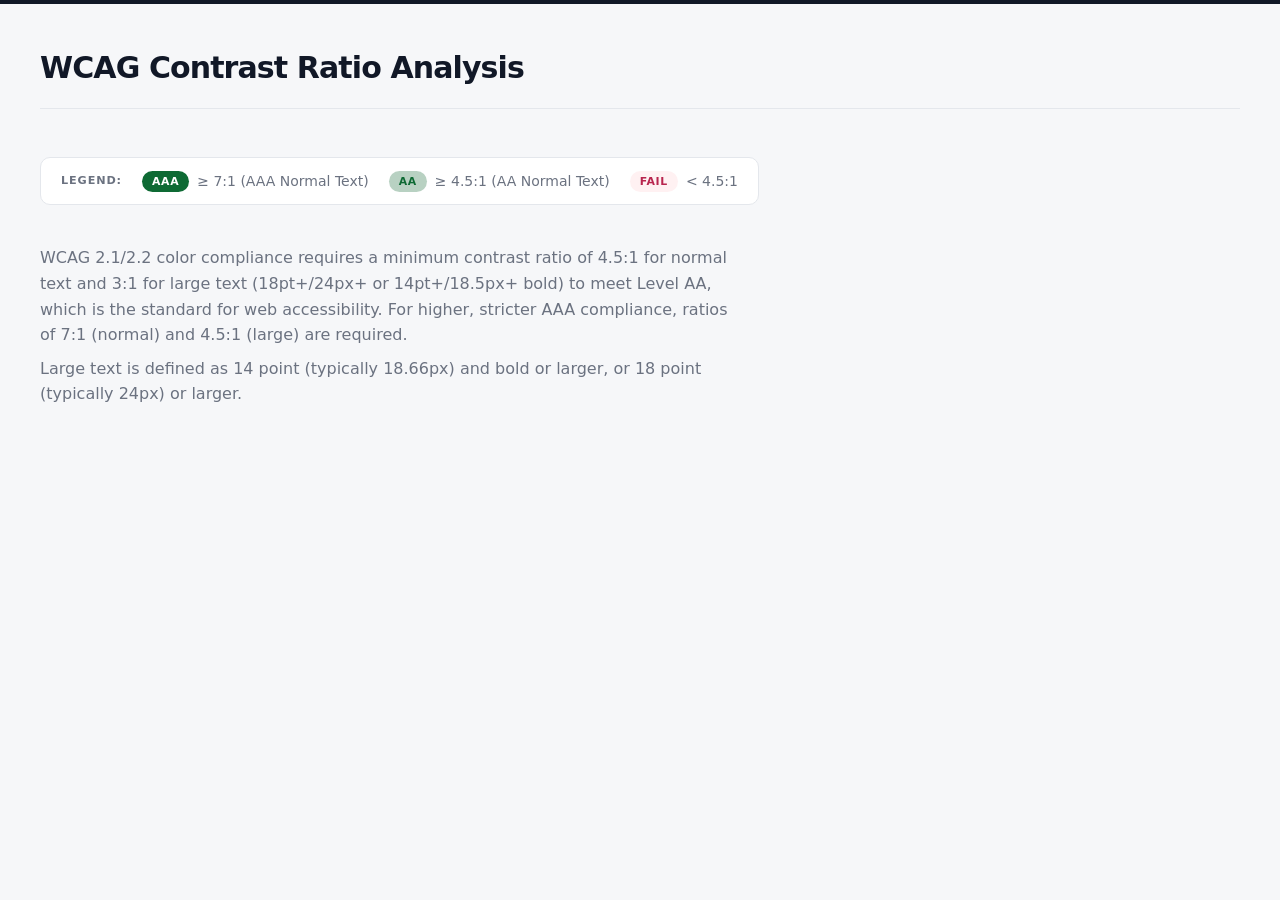
<file: index.html>
<!DOCTYPE html>
<html lang="en">

<head>
  <meta charset="UTF-8">
  <meta name="viewport" content="width=device-width, initial-scale=1.0">
  <meta name="robots" content="noindex, nofollow">
  <title>WCAG Contrast Ratio Table</title>
  <link rel="stylesheet" href="css/styles.css">
</head>

<body>
  <h1>WCAG Contrast Ratio Analysis</h1>

  <div class="legend">
    <strong>Legend:</strong>
    <div class="legend-item"><span class="legend-badge legend-badge-aaa">AAA</span> ≥ 7:1 (AAA Normal Text)</div>
    <div class="legend-item"><span class="legend-badge legend-badge-aa">AA</span> ≥ 4.5:1 (AA Normal Text)</div>
    <div class="legend-item"><span class="legend-badge legend-badge-fail">Fail</span> &lt; 4.5:1</div>
  </div>
  <div>
    <p>WCAG 2.1/2.2 color compliance requires a minimum contrast ratio of 4.5:1 for normal text and 3:1 for large text
      (18pt+/24px+ or 14pt+/18.5px+ bold) to meet Level AA, which is the standard for web accessibility. For higher,
      stricter AAA compliance, ratios of 7:1 (normal) and 4.5:1 (large) are required.</p>
    <p>Large text is defined as 14 point (typically 18.66px) and bold or larger, or 18 point (typically 24px) or larger.
    </p>
  </div>
</file>
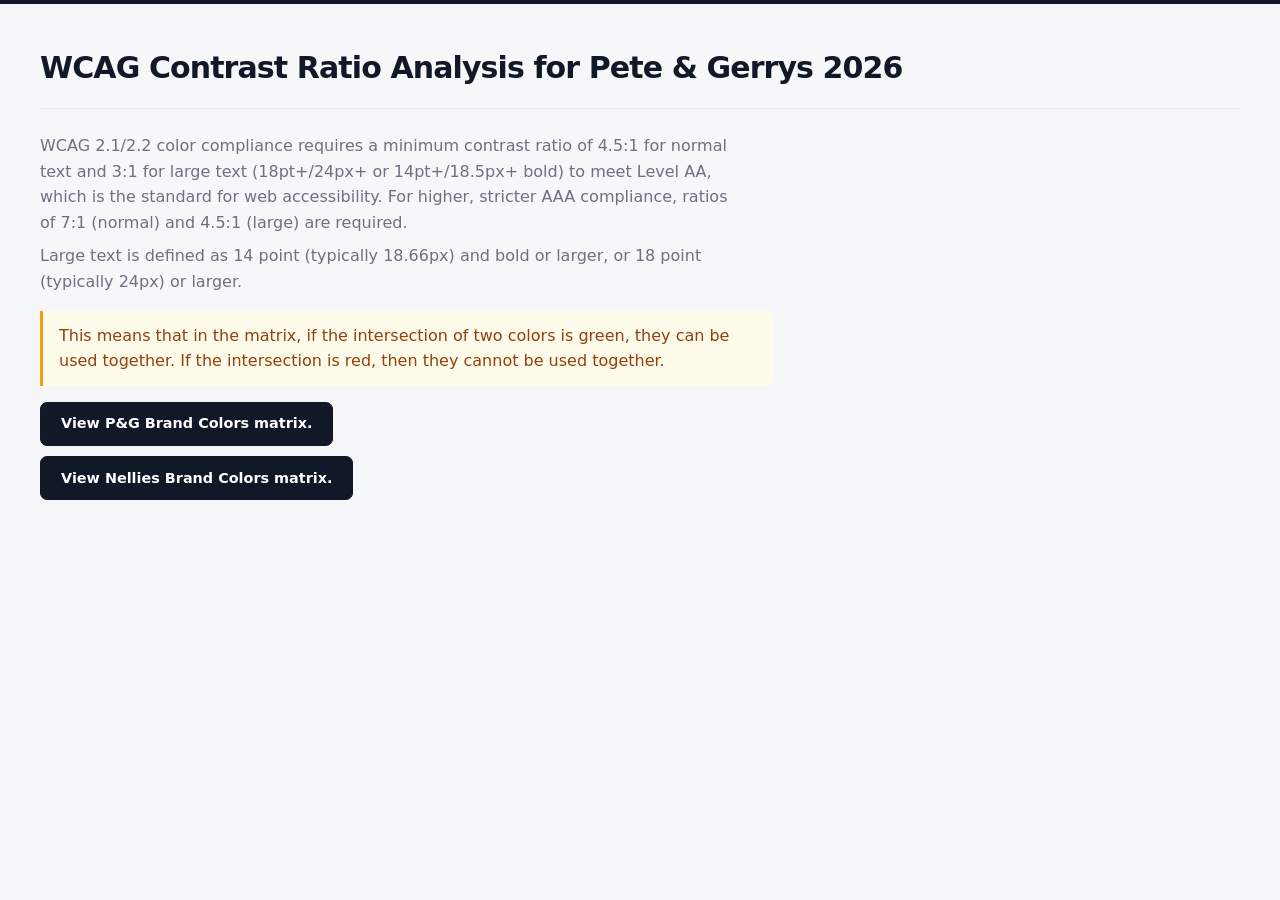
<file: eggs/index.html>
<!DOCTYPE html>
<html lang="en">

<head>
  <meta charset="UTF-8">
  <meta name="viewport" content="width=device-width, initial-scale=1.0">
  <meta name="robots" content="noindex, nofollow">
  <title>WCAG Contrast Ratio Table</title>
  <link rel="stylesheet" href="../css/styles.css">
</head>

<body>
  <h1>WCAG Contrast Ratio Analysis for Pete & Gerrys 2026</h1>

  <div>
    <p>WCAG 2.1/2.2 color compliance requires a minimum contrast ratio of 4.5:1 for normal text and 3:1 for large text
      (18pt+/24px+ or 14pt+/18.5px+ bold) to meet Level AA, which is the standard for web accessibility. For higher,
      stricter AAA compliance, ratios of 7:1 (normal) and 4.5:1 (large) are required.</p>
    <p>Large text is defined as 14 point (typically 18.66px) and bold or larger, or 18 point (typically 24px) or larger.
    </p>
    <p class="orange">This means that in the matrix, if the intersection of two colors is green, they can be used
      together. If the intersection is red, then they cannot be used together.</p>

  </div>
  <div class="nav-links">
    <a href="./peteandgerrys.html"><strong>View P&G Brand Colors matrix.</strong></a>
    <a href="./nellies.html"><strong>View Nellies Brand Colors matrix.</strong></a>
  </div>
</body>

</html>
</file>
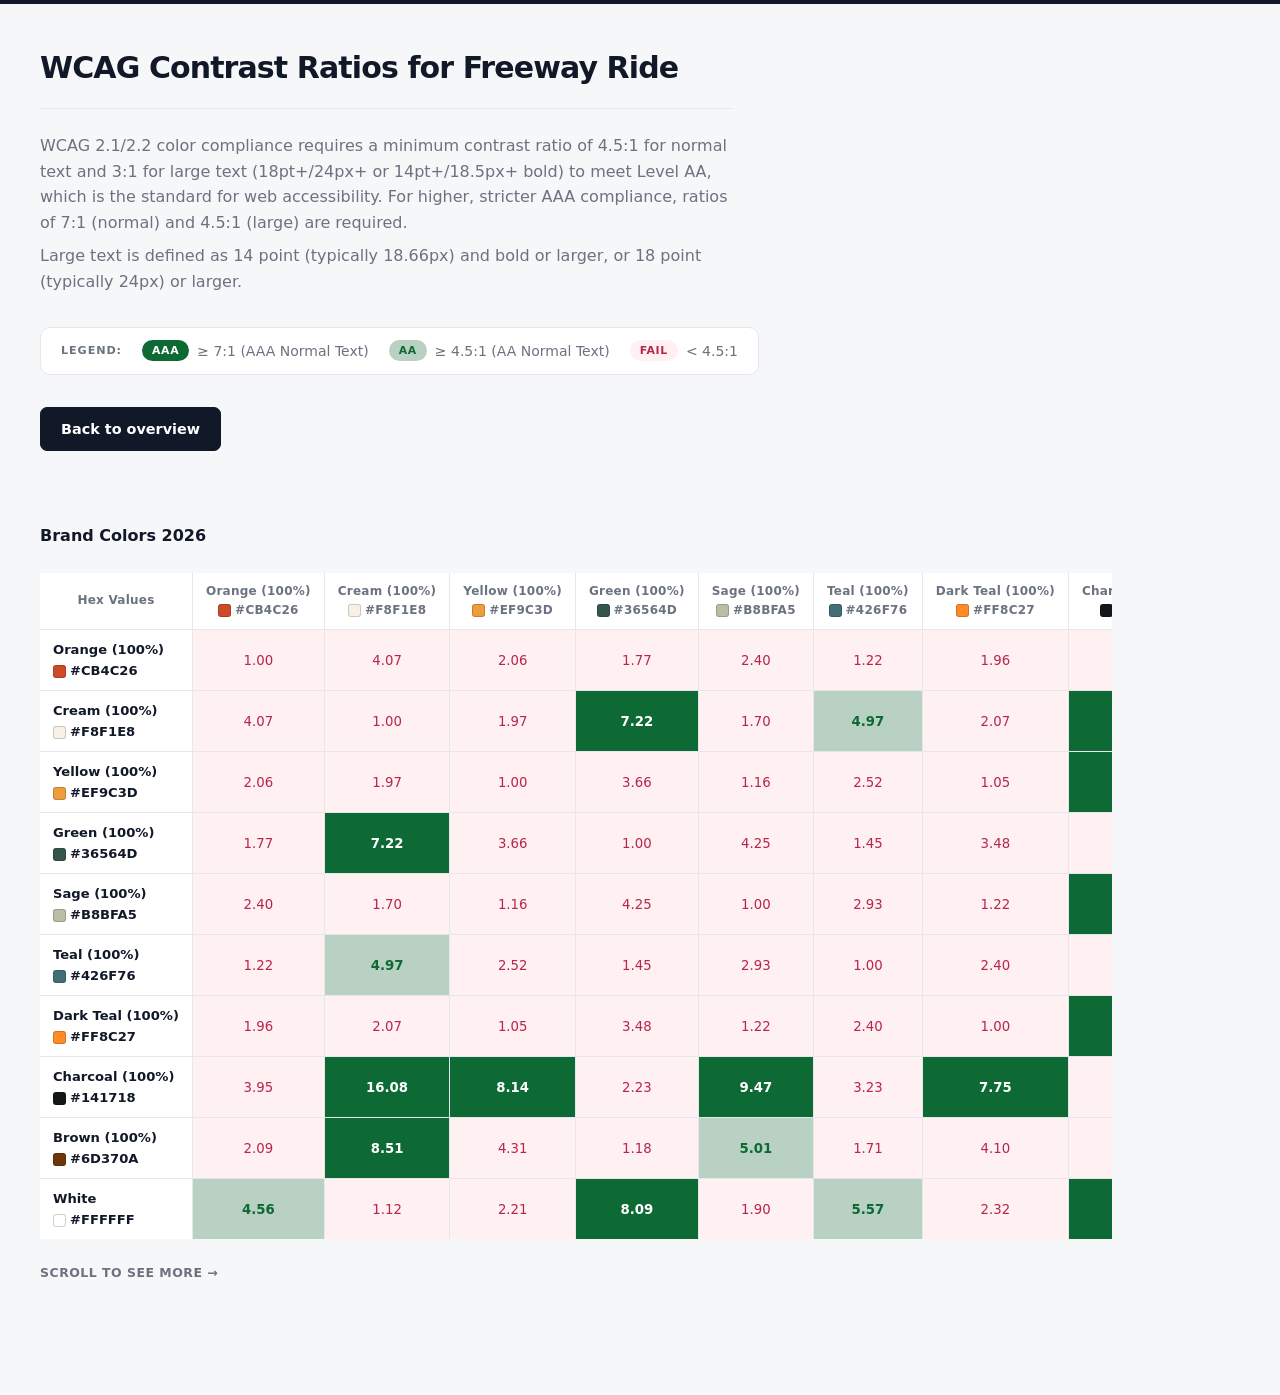
<file: freeway-ride/index.html>
<!DOCTYPE html>
<html lang="en">

<head>
  <meta charset="UTF-8">
  <meta name="viewport" content="width=device-width, initial-scale=1.0">
  <meta name="robots" content="noindex, nofollow">
  <title>WCAG Contrast Ratio Table</title>
  <link rel="stylesheet" href="../css/styles.css">
</head>

<body>
  <div class="intro">
    <h1>WCAG Contrast Ratios for Freeway Ride</h1>
    <p>WCAG 2.1/2.2 color compliance requires a minimum contrast ratio of 4.5:1 for normal text and 3:1 for large text
      (18pt+/24px+ or 14pt+/18.5px+ bold) to meet Level AA, which is the standard for web accessibility. For higher,
      stricter AAA compliance, ratios of 7:1 (normal) and 4.5:1 (large) are required.</p>
    <p>Large text is defined as 14 point (typically 18.66px) and bold or larger, or 18 point (typically 24px) or larger.
    </p>
  </div>
  <div class="legend">
    <strong>Legend:</strong>
    <div class="legend-item"><span class="legend-badge legend-badge-aaa">AAA</span> ≥ 7:1 (AAA Normal Text)</div>
    <div class="legend-item"><span class="legend-badge legend-badge-aa">AA</span> ≥ 4.5:1 (AA Normal Text)</div>
    <div class="legend-item"><span class="legend-badge legend-badge-fail">Fail</span> &lt; 4.5:1</div>
  </div>
  <div class="nav-links">
    <a href="./index.html"><strong>Back to overview</strong></a>
  </div>
  <div id="tables"></div>

  <script>
    const primaryColors = {
      'Orange': 'CB4C26',
      'Cream': 'F8F1E8',
      'Yellow': 'EF9C3D',
      'Green': '36564D',
      'Sage': 'B8BFA5',
      'Teal': '426F76',
      'Dark Teal': 'FF8C27',
      'Charcoal': '141718',
      'Brown': '6D370A',
      'White': 'FFFFFF'
    };



    function hexToRgb(hex) {
      hex = hex.replace('#', '');
      if (hex.length === 3) {
        hex = hex.split('').map(c => c + c).join('');
      }
      const r = parseInt(hex.slice(0, 2), 16);
      const g = parseInt(hex.slice(2, 4), 16);
      const b = parseInt(hex.slice(4, 6), 16);
      return { r, g, b };
    }

    function getLuminance(hex) {
      const rgb = hexToRgb(hex);
      const [r, g, b] = [rgb.r, rgb.g, rgb.b].map(val => {
        val = val / 255;
        return val <= 0.03928 ? val / 12.92 : Math.pow((val + 0.055) / 1.055, 2.4);
      });
      return 0.2126 * r + 0.7152 * g + 0.0722 * b;
    }

    function getContrastRatio(hex1, hex2) {
      const lum1 = getLuminance(hex1);
      const lum2 = getLuminance(hex2);
      const lighter = Math.max(lum1, lum2);
      const darker = Math.min(lum1, lum2);
      return (lighter + 0.05) / (darker + 0.05);
    }

    function getContrastClass(ratio) {
      if (ratio >= 7) return 'pass-aaa';
      if (ratio >= 4.5) return 'pass-aa';
      return 'fail';
    }

    function createColorVariations(colors) {
      const variations = {};

      for (const [name, hex] of Object.entries(colors)) {
        const normalizedHex = hex.toUpperCase().replace('#', '');

        if (normalizedHex === 'FFFFFF') {
          variations[name] = hex;
        } else {
          variations[`${name} (100%)`] = hex;
        }
      }

      return variations;
    }

    function createContrastTable(colors, title) {
      const allColors = createColorVariations(colors);
      const colorNames = Object.keys(allColors);

      let html = `<h3>${title}</h3>`;
      html += '<div class="table-scroll"><table>';
      html += '<tr><th>Hex Values</th>';

      for (const name of colorNames) {
        html += `<th>${name}<br><span class="color-swatch" style="background: #${allColors[name]}"></span>#${allColors[name]}</th>`;
      }
      html += '</tr>';

      for (const bgName of colorNames) {
        html += '<tr>';
        html += `<td class="header-col">${bgName}<br><span class="color-swatch" style="background: #${allColors[bgName]}"></span>#${allColors[bgName]}</td>`;

        for (const fgName of colorNames) {
          const ratio = getContrastRatio(allColors[bgName], allColors[fgName]);
          const className = getContrastClass(ratio);
          html += `<td class="${className}">${ratio.toFixed(2)}</td>`;
        }

        html += '</tr>';
      }

      html += '</table></div><p class="scroll-hint">Scroll to see more →</p>';

      return html;
    }

    document.getElementById('tables').innerHTML =
      createContrastTable(primaryColors, 'Brand Colors 2026')
  </script>
</body>

</html>
</file>
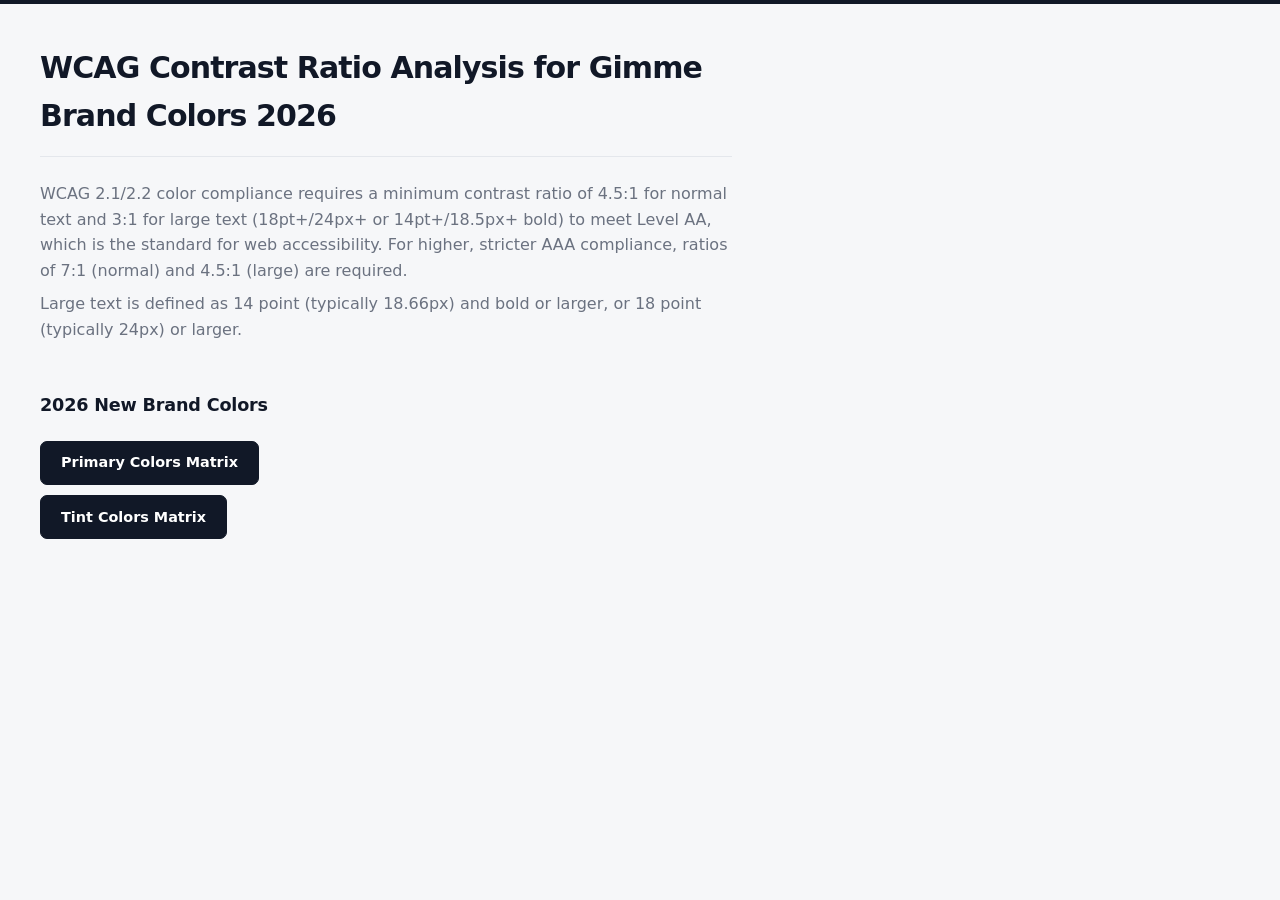
<file: gimme/index.html>
<!DOCTYPE html>
<html lang="en">

<head>
  <meta charset="UTF-8">
  <meta name="viewport" content="width=device-width, initial-scale=1.0">
  <meta name="robots" content="noindex, nofollow">
  <title>WCAG Contrast Ratio Table</title>
  <link rel="stylesheet" href="../css/styles.css">
</head>

<body>
  <div class="intro">
    <h1>WCAG Contrast Ratio Analysis for Gimme Brand Colors 2026</h1>
    <p>WCAG 2.1/2.2 color compliance requires a minimum contrast ratio of 4.5:1 for normal text and 3:1 for large text
      (18pt+/24px+ or 14pt+/18.5px+ bold) to meet Level AA, which is the standard for web accessibility. For higher,
      stricter AAA compliance, ratios of 7:1 (normal) and 4.5:1 (large) are required.</p>
    <p>Large text is defined as 14 point (typically 18.66px) and bold or larger, or 18 point (typically 24px) or larger.
    </p>
  </div>
  <div class="nav-links">
    <h2>2026 New Brand Colors</h2>
    <a href="./brand-colors-2026.html"><strong>Primary Colors Matrix</strong></a>
    <a href="./brand-tints-2026.html"><strong>Tint Colors Matrix</strong></a>
  </div>
</body>

</html>
</file>
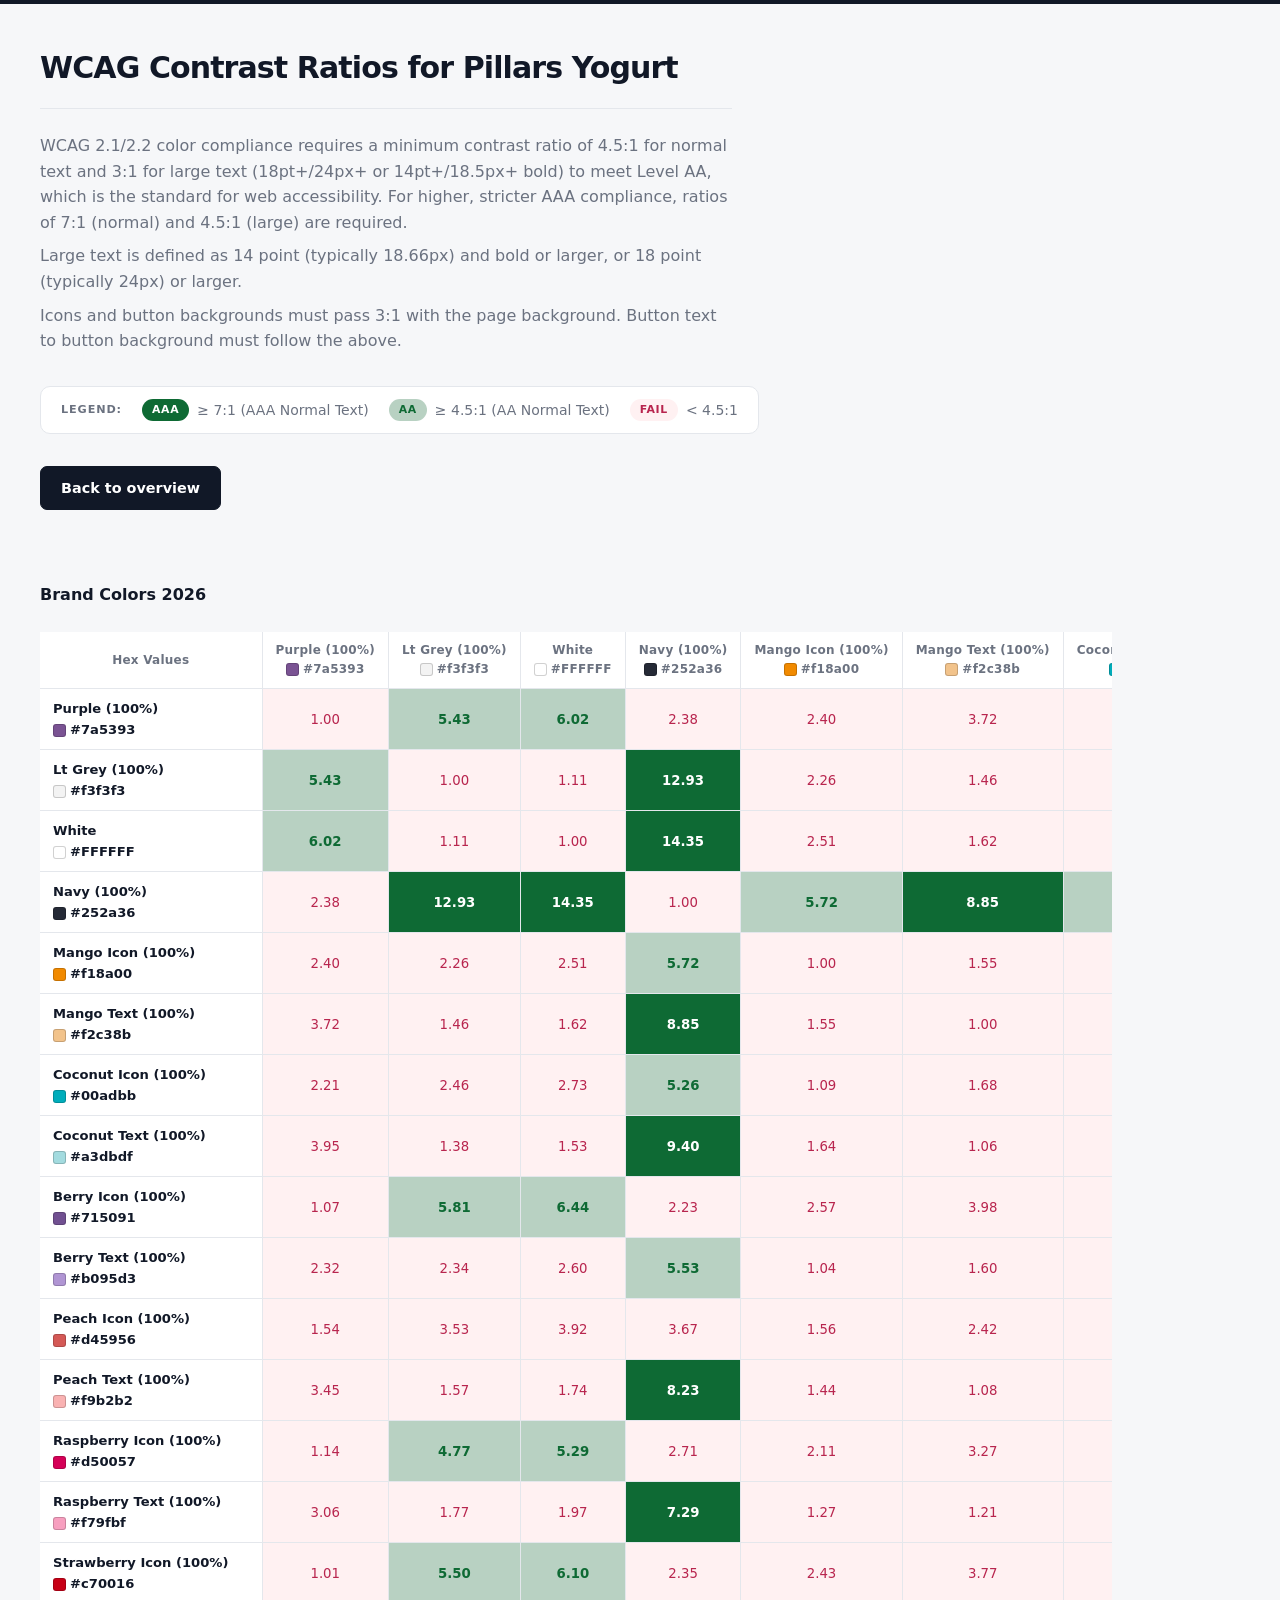
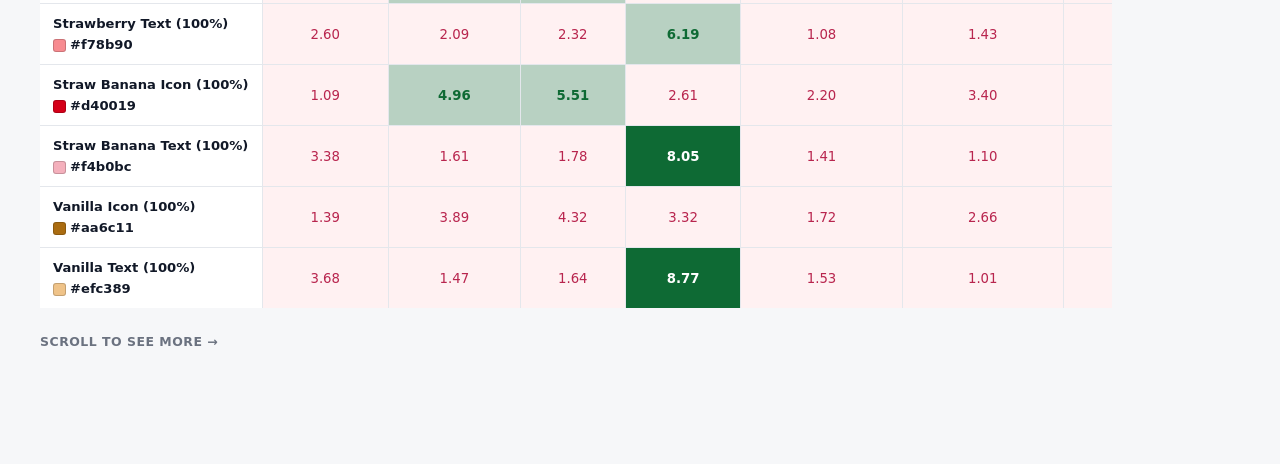
<file: pillars/index.html>
<!DOCTYPE html>
<html lang="en">

<head>
  <meta charset="UTF-8">
  <meta name="viewport" content="width=device-width, initial-scale=1.0">
  <meta name="robots" content="noindex, nofollow">
  <title>WCAG Contrast Ratio Table</title>
  <link rel="stylesheet" href="../css/styles.css">
</head>

<body>
  <div class="intro">
    <h1>WCAG Contrast Ratios for Pillars Yogurt</h1>
    <p>WCAG 2.1/2.2 color compliance requires a minimum contrast ratio of 4.5:1 for normal text and 3:1 for large text
      (18pt+/24px+ or 14pt+/18.5px+ bold) to meet Level AA, which is the standard for web accessibility. For higher,
      stricter AAA compliance, ratios of 7:1 (normal) and 4.5:1 (large) are required.</p>
    <p>Large text is defined as 14 point (typically 18.66px) and bold or larger, or 18 point (typically 24px) or larger.
    </p>
    <p>Icons and button backgrounds must pass 3:1 with the page background. Button text to button background must follow
      the above.</p>
  </div>
  <div class="legend">
    <strong>Legend:</strong>
    <div class="legend-item"><span class="legend-badge legend-badge-aaa">AAA</span> ≥ 7:1 (AAA Normal Text)</div>
    <div class="legend-item"><span class="legend-badge legend-badge-aa">AA</span> ≥ 4.5:1 (AA Normal Text)</div>
    <div class="legend-item"><span class="legend-badge legend-badge-fail">Fail</span> &lt; 4.5:1</div>
  </div>
  <div class="nav-links">
    <a href="./index.html"><strong>Back to overview</strong></a>
  </div>
  <div id="tables"></div>

  <script>
    const primaryColors = {
      'Purple': '7a5393',
      'Lt Grey': 'f3f3f3',
      'White': 'FFFFFF',
      'Navy': '252a36',
      'Mango Icon': 'f18a00',
      'Mango Text': 'f2c38b',
      'Coconut Icon': '00adbb',
      'Coconut Text': 'a3dbdf',
      'Berry Icon': '715091',
      'Berry Text': 'b095d3',
      'Peach Icon': 'd45956',
      'Peach Text': 'f9b2b2',
      'Raspberry Icon': 'd50057',
      'Raspberry Text': 'f79fbf',
      'Strawberry Icon': 'c70016',
      'Strawberry Text': 'f78b90',
      'Straw Banana Icon': 'd40019',
      'Straw Banana Text': 'f4b0bc',
      'Vanilla Icon': 'aa6c11',
      'Vanilla Text': 'efc389'
    };



    function hexToRgb(hex) {
      hex = hex.replace('#', '');
      if (hex.length === 3) {
        hex = hex.split('').map(c => c + c).join('');
      }
      const r = parseInt(hex.slice(0, 2), 16);
      const g = parseInt(hex.slice(2, 4), 16);
      const b = parseInt(hex.slice(4, 6), 16);
      return { r, g, b };
    }

    function getLuminance(hex) {
      const rgb = hexToRgb(hex);
      const [r, g, b] = [rgb.r, rgb.g, rgb.b].map(val => {
        val = val / 255;
        return val <= 0.03928 ? val / 12.92 : Math.pow((val + 0.055) / 1.055, 2.4);
      });
      return 0.2126 * r + 0.7152 * g + 0.0722 * b;
    }

    function getContrastRatio(hex1, hex2) {
      const lum1 = getLuminance(hex1);
      const lum2 = getLuminance(hex2);
      const lighter = Math.max(lum1, lum2);
      const darker = Math.min(lum1, lum2);
      return (lighter + 0.05) / (darker + 0.05);
    }

    function getContrastClass(ratio) {
      if (ratio >= 7) return 'pass-aaa';
      if (ratio >= 4.5) return 'pass-aa';
      return 'fail';
    }

    function createColorVariations(colors) {
      const variations = {};

      for (const [name, hex] of Object.entries(colors)) {
        const normalizedHex = hex.toUpperCase().replace('#', '');

        if (normalizedHex === 'FFFFFF') {
          variations[name] = hex;
        } else {
          variations[`${name} (100%)`] = hex;
        }
      }

      return variations;
    }

    function createContrastTable(colors, title) {
      const allColors = createColorVariations(colors);
      const colorNames = Object.keys(allColors);

      let html = `<h3>${title}</h3>`;
      html += '<div class="table-scroll"><table>';
      html += '<tr><th>Hex Values</th>';

      for (const name of colorNames) {
        html += `<th>${name}<br><span class="color-swatch" style="background: #${allColors[name]}"></span>#${allColors[name]}</th>`;
      }
      html += '</tr>';

      for (const bgName of colorNames) {
        html += '<tr>';
        html += `<td class="header-col">${bgName}<br><span class="color-swatch" style="background: #${allColors[bgName]}"></span>#${allColors[bgName]}</td>`;

        for (const fgName of colorNames) {
          const ratio = getContrastRatio(allColors[bgName], allColors[fgName]);
          const className = getContrastClass(ratio);
          html += `<td class="${className}">${ratio.toFixed(2)}</td>`;
        }

        html += '</tr>';
      }

      html += '</table></div><p class="scroll-hint">Scroll to see more →</p>';

      return html;
    }

    document.getElementById('tables').innerHTML =
      createContrastTable(primaryColors, 'Brand Colors 2026')
  </script>
</body>

</html>
</file>
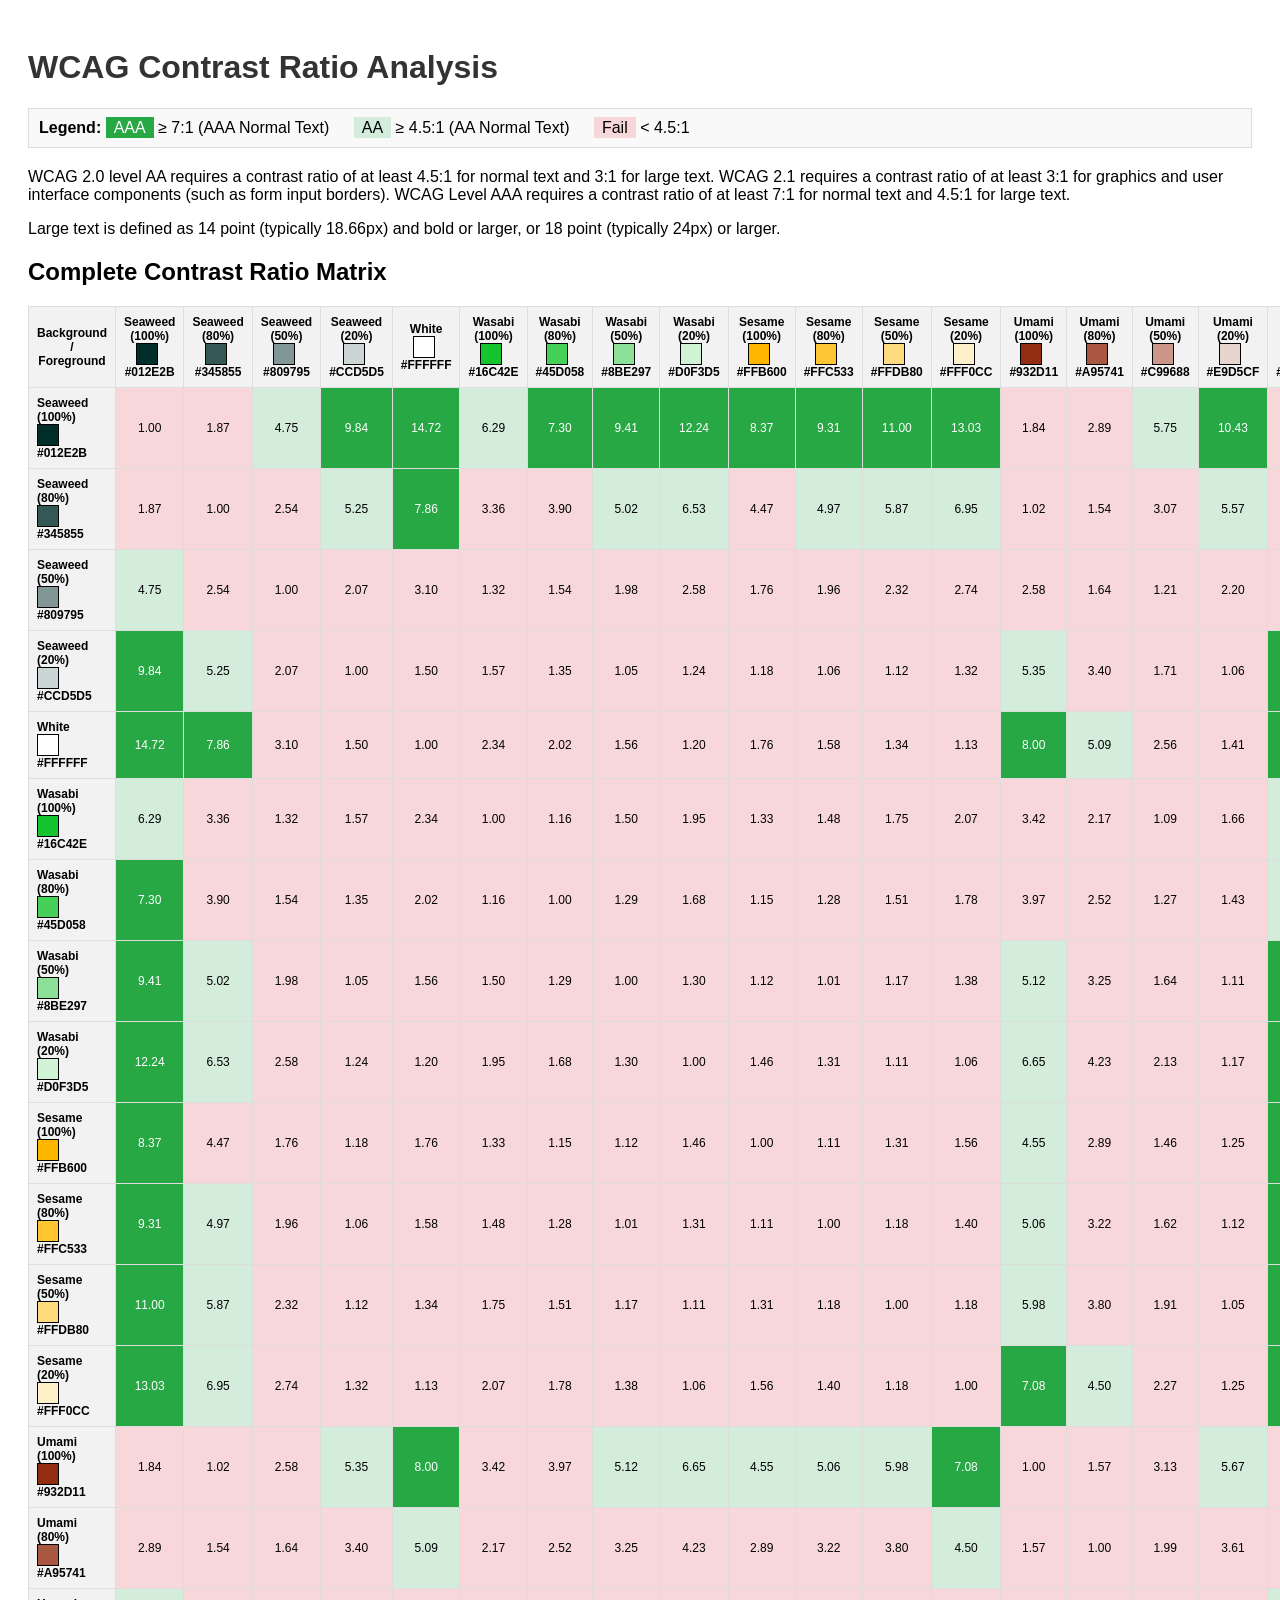
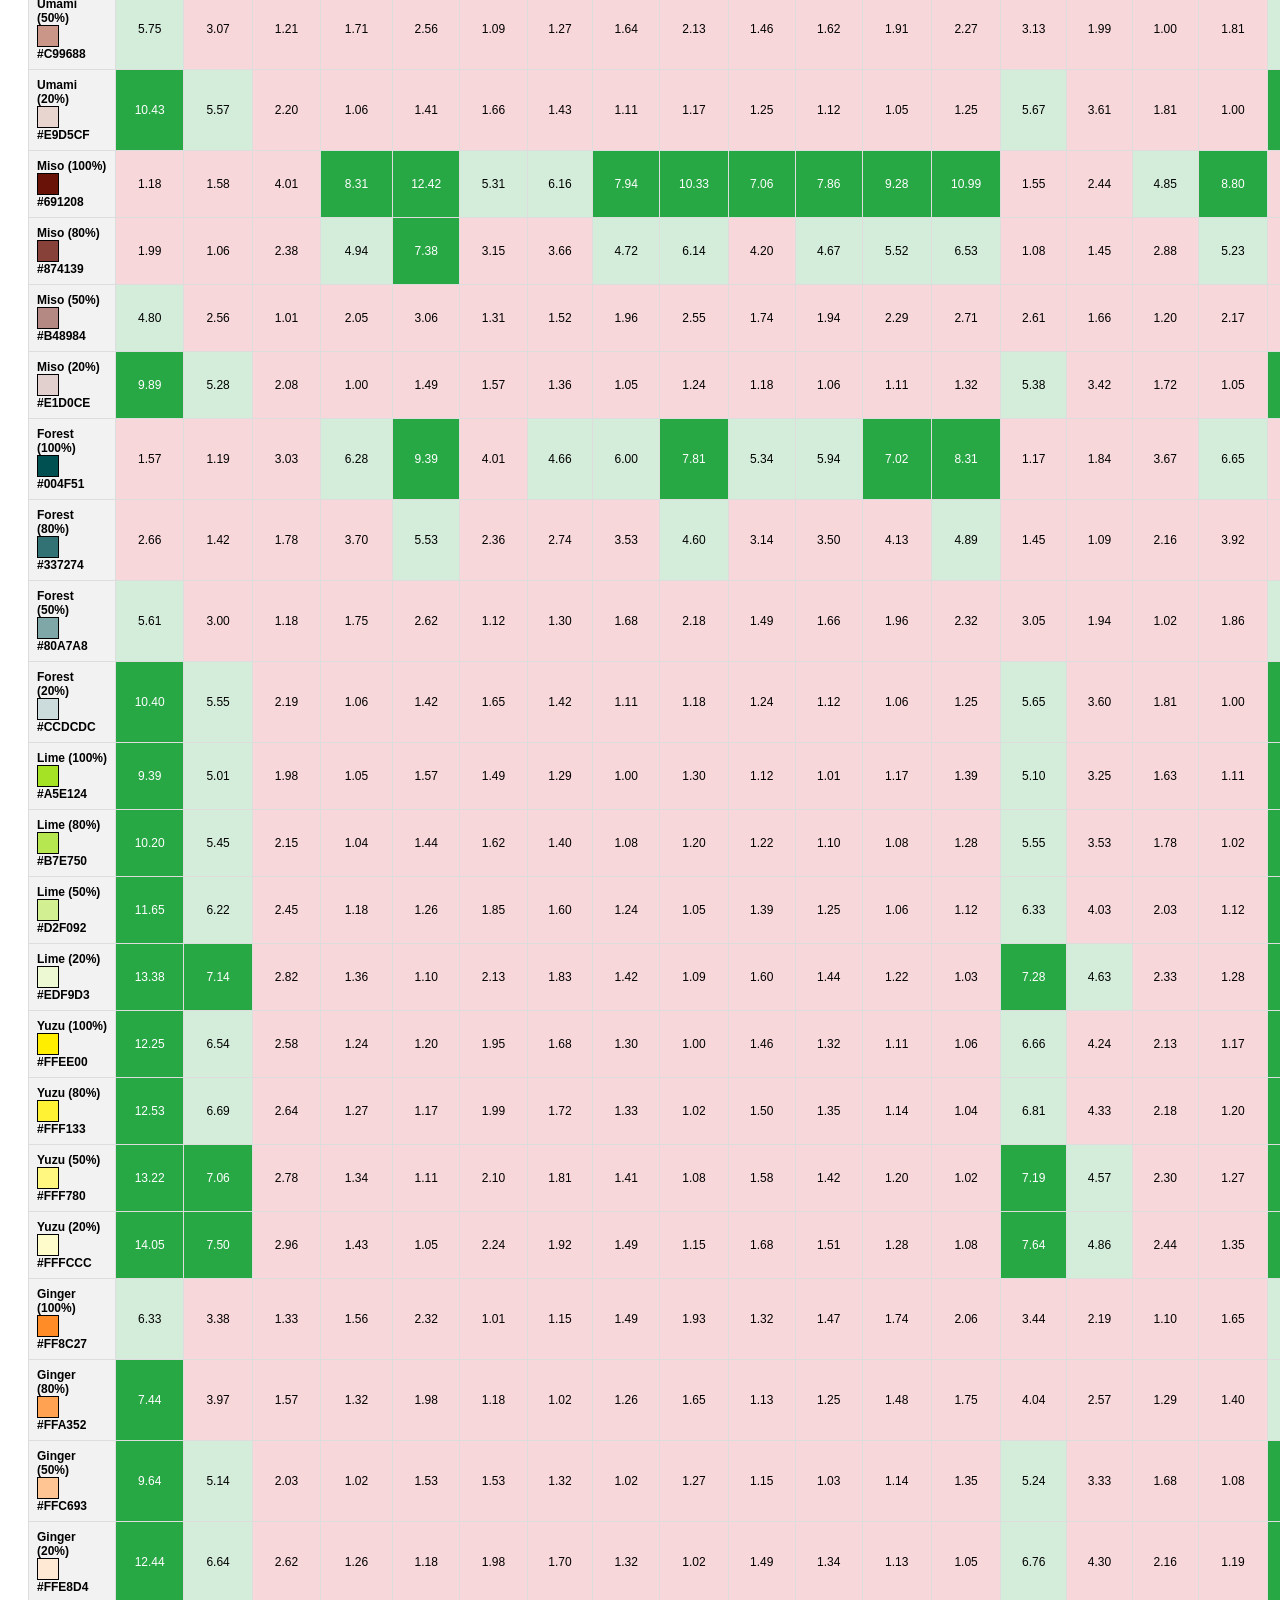
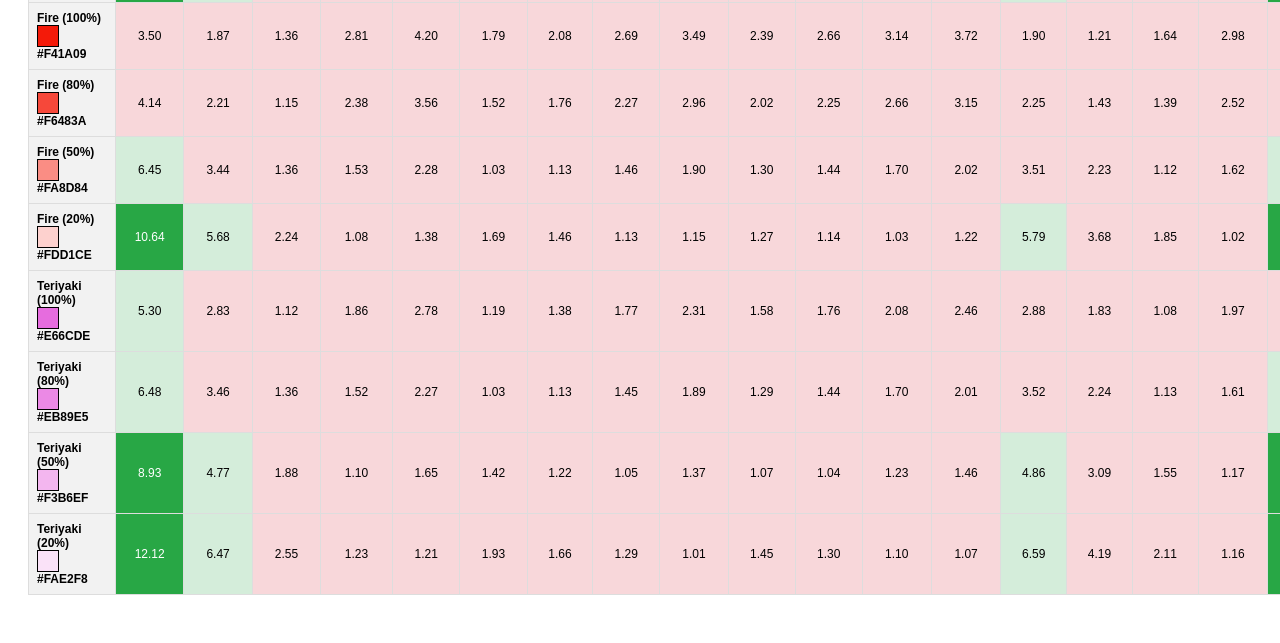
<file: contrast-checker.html>
<!DOCTYPE html>
<html lang="en">

<head>
  <meta charset="UTF-8">
  <meta name="viewport" content="width=device-width, initial-scale=1.0">
  <title>WCAG Contrast Ratio Table</title>
  <style>
    body {
      font-family: Arial, sans-serif;
      padding: 20px;
      max-width: 100%;
      overflow-x: auto;
    }

    h1 {
      color: #333;
    }

    table {
      border-collapse: collapse;
      margin: 20px 0;
      font-size: 12px;
      width: 100%;
    }

    th,
    td {
      border: 1px solid #ddd;
      padding: 8px;
      text-align: center;
    }

    th {
      background-color: #f2f2f2;
      font-weight: bold;
      position: sticky;
      top: 0;
    }

    .header-col {
      background-color: #f2f2f2;
      font-weight: bold;
      text-align: left;
      position: sticky;
      left: 0;
      z-index: 10;
    }

    .pass-aa {
      background-color: #d4edda;
    }

    .pass-aaa {
      background-color: #28a745;
      color: white;
    }

    .fail {
      background-color: #f8d7da;
    }

    .color-swatch {
      display: inline-block;
      width: 20px;
      height: 20px;
      border: 1px solid #000;
      vertical-align: middle;
      margin-right: 5px;
    }

    .legend {
      margin: 20px 0;
      padding: 10px;
      background-color: #f9f9f9;
      border: 1px solid #ddd;
    }

    .legend-item {
      display: inline-block;
      margin-right: 20px;
    }
  </style>
</head>

<body>
  <h1>WCAG Contrast Ratio Analysis</h1>

  <div class="legend">
    <strong>Legend:</strong>
    <div class="legend-item"><span style="background: #28a745; color: white; padding: 2px 8px;">AAA</span> ≥ 7:1 (AAA
      Normal Text)</div>
    <div class="legend-item"><span style="background: #d4edda; padding: 2px 8px;">AA</span> ≥ 4.5:1 (AA Normal Text)
    </div>
    <div class="legend-item"><span style="background: #f8d7da; padding: 2px 8px;">Fail</span> &lt; 4.5:1</div>
  </div>
  <div>
    <p>WCAG 2.0 level AA requires a contrast ratio of at least 4.5:1 for normal text and 3:1 for large text. WCAG 2.1
      requires
      a contrast ratio of at least 3:1 for graphics and user interface components (such as form input borders). WCAG
      Level AAA
      requires a contrast ratio of at least 7:1 for normal text and 4.5:1 for large text.</p>
    <p>Large text is defined as 14 point (typically 18.66px) and bold or larger, or 18 point (typically 24px) or larger.
    </p>
  </div>
  <div id="tables"></div>

  <script>
    const brandColors = {
      'Seaweed': '012E2B',
      'White': 'FFFFFF',
      'Wasabi': '16C42E',
      'Sesame': 'FFB600',
      'Umami': '932D11',
      'Miso': '691208',
      'Forest': '004F51',
      'Lime': 'A5E124',
      'Yuzu': 'FFEE00',
      'Ginger': 'FF8C27',
      'Fire': 'F41A09',
      'Teriyaki': 'E66CDE'
    };

    function hexToRgb(hex) {
      hex = hex.replace('#', '');
      if (hex.length === 3) {
        hex = hex.split('').map(c => c + c).join('');
      }
      const r = parseInt(hex.substr(0, 2), 16);
      const g = parseInt(hex.substr(2, 2), 16);
      const b = parseInt(hex.substr(4, 2), 16);
      return { r, g, b };
    }

    function rgbToHex(r, g, b) {
      return ((1 << 24) + (r << 16) + (g << 8) + b).toString(16).slice(1).toUpperCase();
    }

    function getTint(hex, percentage) {
      const rgb = hexToRgb(hex);
      const r = Math.round(rgb.r + (255 - rgb.r) * (percentage / 100));
      const g = Math.round(rgb.g + (255 - rgb.g) * (percentage / 100));
      const b = Math.round(rgb.b + (255 - rgb.b) * (percentage / 100));
      return rgbToHex(r, g, b);
    }

    function getLuminance(hex) {
      const rgb = hexToRgb(hex);
      const [r, g, b] = [rgb.r, rgb.g, rgb.b].map(val => {
        val = val / 255;
        return val <= 0.03928 ? val / 12.92 : Math.pow((val + 0.055) / 1.055, 2.4);
      });
      return 0.2126 * r + 0.7152 * g + 0.0722 * b;
    }

    function getContrastRatio(hex1, hex2) {
      const lum1 = getLuminance(hex1);
      const lum2 = getLuminance(hex2);
      const lighter = Math.max(lum1, lum2);
      const darker = Math.min(lum1, lum2);
      return (lighter + 0.05) / (darker + 0.05);
    }

    function getContrastClass(ratio) {
      if (ratio >= 7) return 'pass-aaa';
      if (ratio >= 4.5) return 'pass-aa';
      return 'fail';
    }

    function createColorVariations() {
      const variations = {};

      for (const [name, hex] of Object.entries(brandColors)) {
        const normalizedHex = hex.toUpperCase().replace('#', '');

        // Only show 100% for pure white
        if (normalizedHex === 'FFFFFF') {
          variations[name] = hex;
        } else {
          variations[`${name} (100%)`] = hex;
          variations[`${name} (80%)`] = getTint(hex, 20);
          variations[`${name} (50%)`] = getTint(hex, 50);
          variations[`${name} (20%)`] = getTint(hex, 80);
        }
      }

      return variations;
    }

    function createContrastTable() {
      const allColors = createColorVariations();
      const colorNames = Object.keys(allColors);

      let html = '<h2>Complete Contrast Ratio Matrix</h2>';
      html += '<table>';
      html += '<tr><th>Background / Foreground</th>';

      for (const name of colorNames) {
        html += `<th>${name}<br><span class="color-swatch" style="background: #${allColors[name]}"></span>#${allColors[name]}</th>`;
      }
      html += '</tr>';

      for (const bgName of colorNames) {
        html += '<tr>';
        html += `<td class="header-col">${bgName}<br><span class="color-swatch" style="background: #${allColors[bgName]}"></span>#${allColors[bgName]}</td>`;

        for (const fgName of colorNames) {
          const ratio = getContrastRatio(allColors[bgName], allColors[fgName]);
          const className = getContrastClass(ratio);
          html += `<td class="${className}">${ratio.toFixed(2)}</td>`;
        }

        html += '</tr>';
      }

      html += '</table>';

      return html;
    }

    document.getElementById('tables').innerHTML = createContrastTable();
  </script>
</body>

</html>
</file>
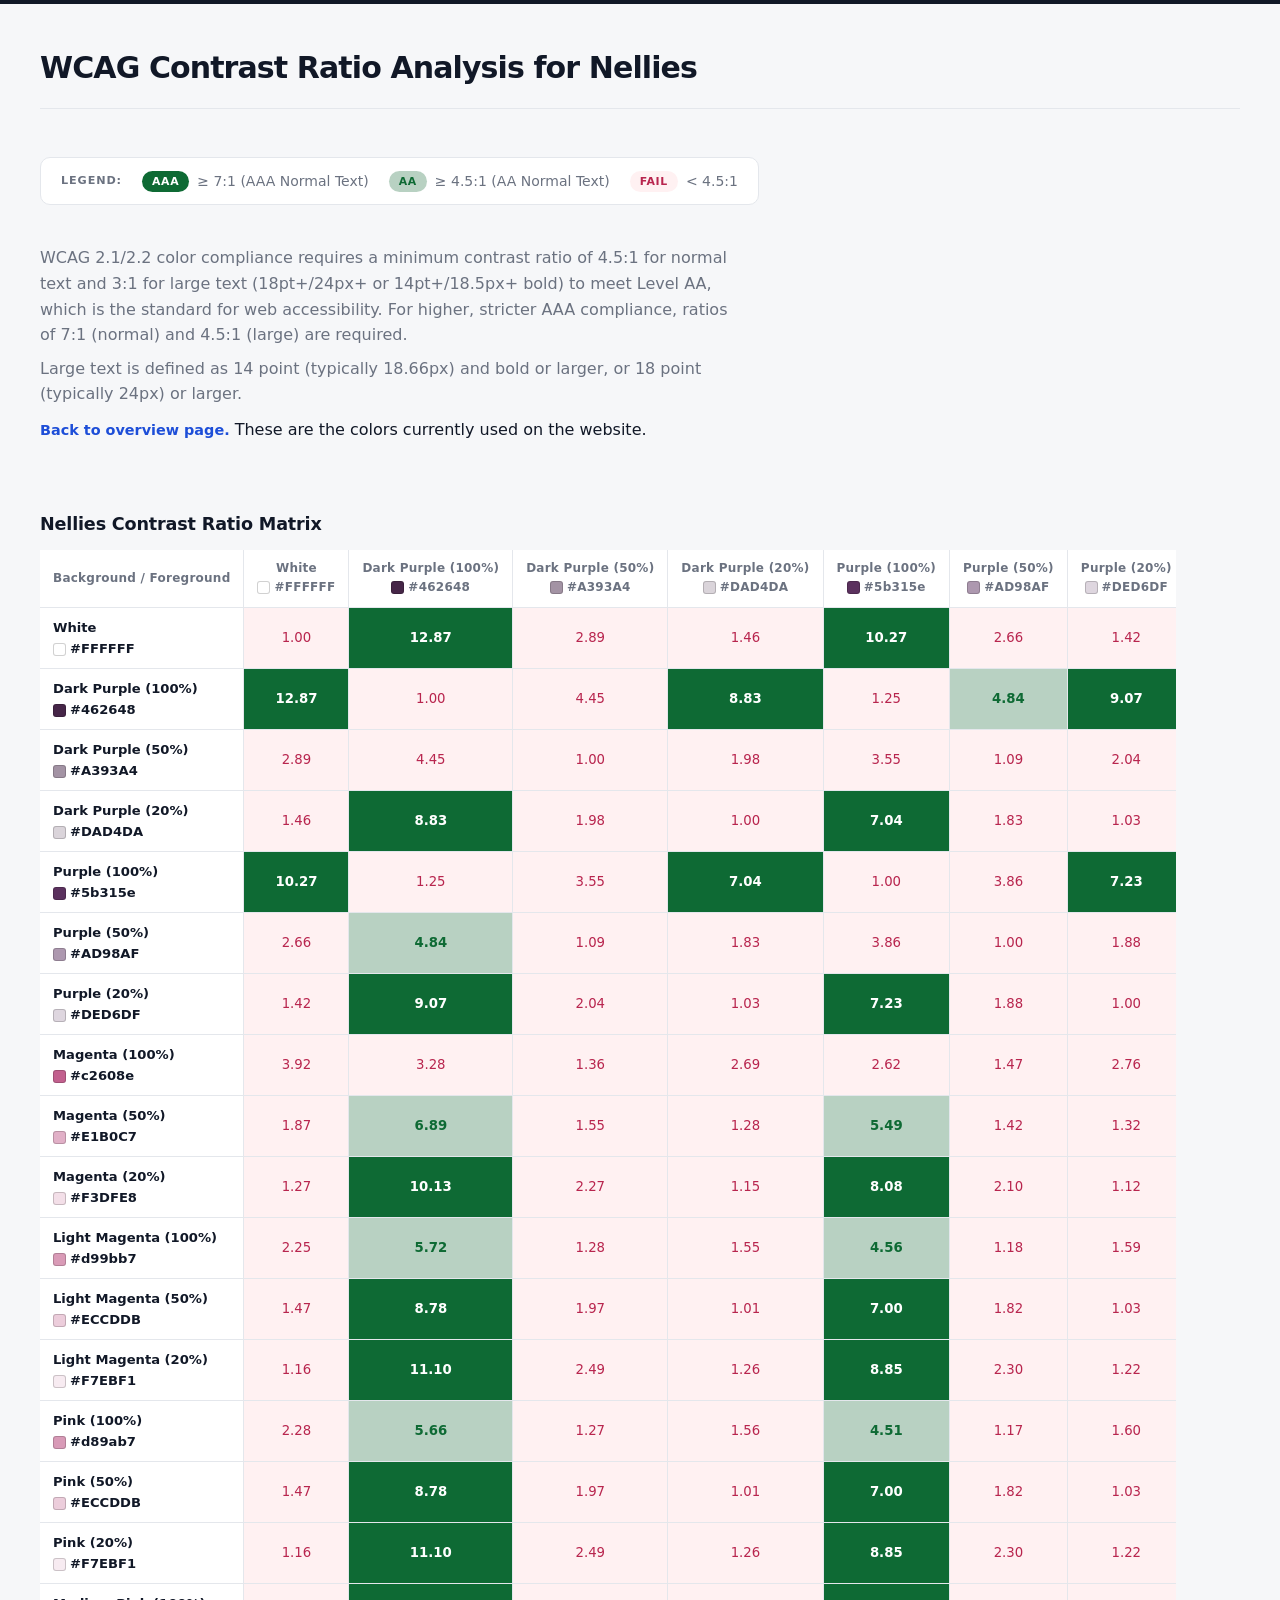
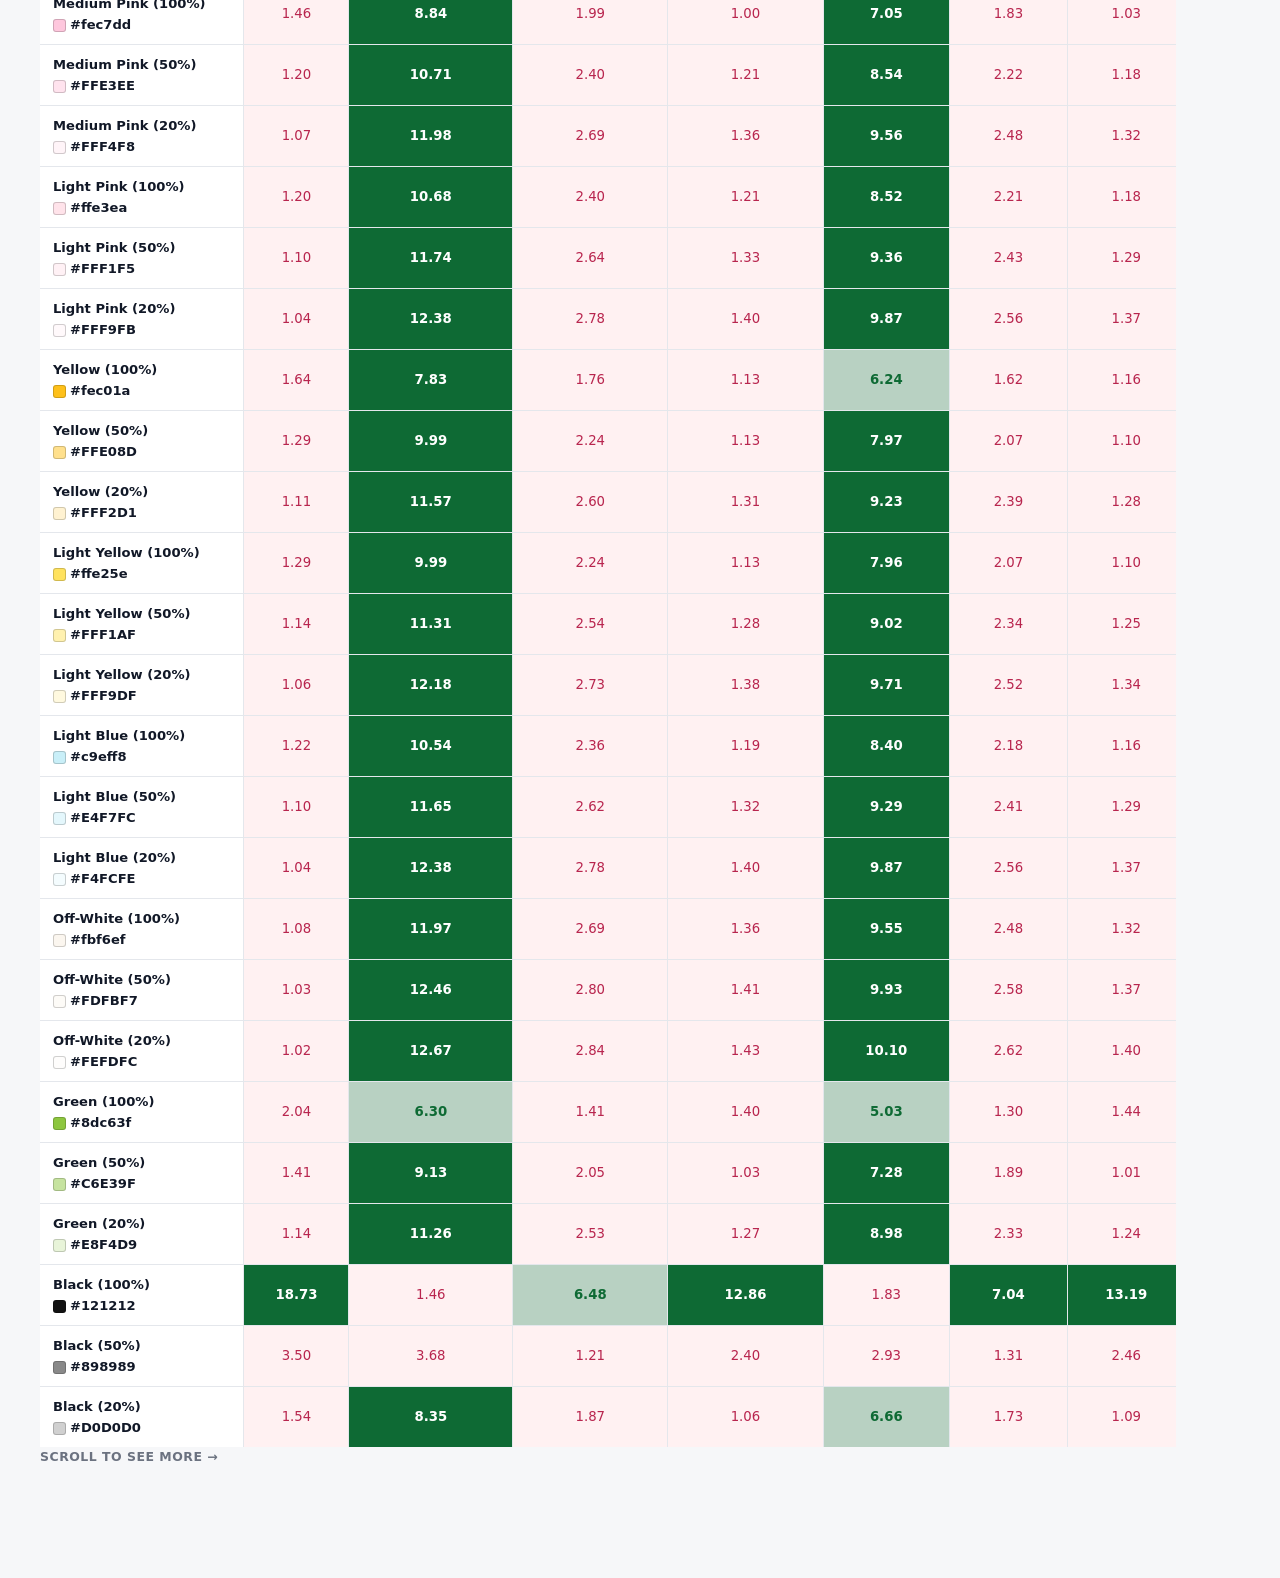
<file: eggs/nellies.html>
<!DOCTYPE html>
<html lang="en">

<head>
  <meta charset="UTF-8">
  <meta name="viewport" content="width=device-width, initial-scale=1.0">
  <meta name="robots" content="noindex, nofollow">
  <title>WCAG Contrast Ratio Table</title>
  <link rel="stylesheet" href="../css/styles.css">
</head>

<body>
  <h1>WCAG Contrast Ratio Analysis for Nellies</h1>

  <div class="legend">
    <strong>Legend:</strong>
    <div class="legend-item"><span class="legend-badge legend-badge-aaa">AAA</span> ≥ 7:1 (AAA Normal Text)</div>
    <div class="legend-item"><span class="legend-badge legend-badge-aa">AA</span> ≥ 4.5:1 (AA Normal Text)</div>
    <div class="legend-item"><span class="legend-badge legend-badge-fail">Fail</span> &lt; 4.5:1</div>
  </div>
  <div>
    <p>WCAG 2.1/2.2 color compliance requires a minimum contrast ratio of 4.5:1 for normal text and 3:1 for large text
      (18pt+/24px+ or 14pt+/18.5px+ bold) to meet Level AA, which is the standard for web accessibility. For higher,
      stricter AAA compliance, ratios of 7:1 (normal) and 4.5:1 (large) are required.</p>
    <p>Large text is defined as 14 point (typically 18.66px) and bold or larger, or 18 point (typically 24px) or larger.
    </p>
  </div>

  <a href="./index.html"><strong>Back to overview page.</strong></a>
  These are the colors currently used on the website.
  <div id="tables"></div>

  <script>
    const brandColors = {
      'White': 'FFFFFF',
      'Dark Purple': '462648',
      'Purple': '5b315e',
      'Magenta': 'c2608e',
      'Light Magenta': 'd99bb7',
      'Pink': 'd89ab7',
      'Medium Pink': 'fec7dd',
      'Light Pink': 'ffe3ea',
      'Yellow': 'fec01a',
      'Light Yellow': 'ffe25e',
      'Light Blue': 'c9eff8',
      'Off-White': 'fbf6ef',
      'Green': '8dc63f',
      'Black': '121212'
    };

    function hexToRgb(hex) {
      hex = hex.replace('#', '');
      if (hex.length === 3) {
        hex = hex.split('').map(c => c + c).join('');
      }
      const r = parseInt(hex.substr(0, 2), 16);
      const g = parseInt(hex.substr(2, 2), 16);
      const b = parseInt(hex.substr(4, 2), 16);
      return { r, g, b };
    }

    function rgbToHex(r, g, b) {
      return ((1 << 24) + (r << 16) + (g << 8) + b).toString(16).slice(1).toUpperCase();
    }

    function getTint(hex, percentage) {
      const rgb = hexToRgb(hex);
      const r = Math.round(rgb.r + (255 - rgb.r) * (percentage / 100));
      const g = Math.round(rgb.g + (255 - rgb.g) * (percentage / 100));
      const b = Math.round(rgb.b + (255 - rgb.b) * (percentage / 100));
      return rgbToHex(r, g, b);
    }

    function getLuminance(hex) {
      const rgb = hexToRgb(hex);
      const [r, g, b] = [rgb.r, rgb.g, rgb.b].map(val => {
        val = val / 255;
        return val <= 0.03928 ? val / 12.92 : Math.pow((val + 0.055) / 1.055, 2.4);
      });
      return 0.2126 * r + 0.7152 * g + 0.0722 * b;
    }

    function getContrastRatio(hex1, hex2) {
      const lum1 = getLuminance(hex1);
      const lum2 = getLuminance(hex2);
      const lighter = Math.max(lum1, lum2);
      const darker = Math.min(lum1, lum2);
      return (lighter + 0.05) / (darker + 0.05);
    }

    function getContrastClass(ratio) {
      if (ratio >= 7) return 'pass-aaa';
      if (ratio >= 4.5) return 'pass-aa';
      return 'fail';
    }

    function createColorVariations() {
      const variations = {};

      for (const [name, hex] of Object.entries(brandColors)) {
        const normalizedHex = hex.toUpperCase().replace('#', '');

        // Only show 100% for pure white
        if (normalizedHex === 'FFFFFF') {
          variations[name] = hex;
        } else {
          variations[`${name} (100%)`] = hex;
          variations[`${name} (50%)`] = getTint(hex, 50);
          variations[`${name} (20%)`] = getTint(hex, 80);
        }
      }

      return variations;
    }

    function createContrastTable() {
      const allColors = createColorVariations();
      const colorNames = Object.keys(allColors);

      let html = '<h2>Nellies Contrast Ratio Matrix</h2>';
      html += '<table>';
      html += '<tr><th>Background / Foreground</th>';

      for (const name of colorNames) {
        html += `<th>${name}<br><span class="color-swatch" style="background: #${allColors[name]}"></span>#${allColors[name]}</th>`;
      }
      html += '</tr>';

      for (const bgName of colorNames) {
        html += '<tr>';
        html += `<td class="header-col">${bgName}<br><span class="color-swatch" style="background: #${allColors[bgName]}"></span>#${allColors[bgName]}</td>`;

        for (const fgName of colorNames) {
          const ratio = getContrastRatio(allColors[bgName], allColors[fgName]);
          const className = getContrastClass(ratio);
          html += `<td class="${className}">${ratio.toFixed(2)}</td>`;
        }

        html += '</tr>';
      }

      html += '</table><p class="scroll-hint">Scroll to see more →</p>';

      return html;
    }

    document.getElementById('tables').innerHTML = createContrastTable();
  </script>
</body>

</html>
</file>
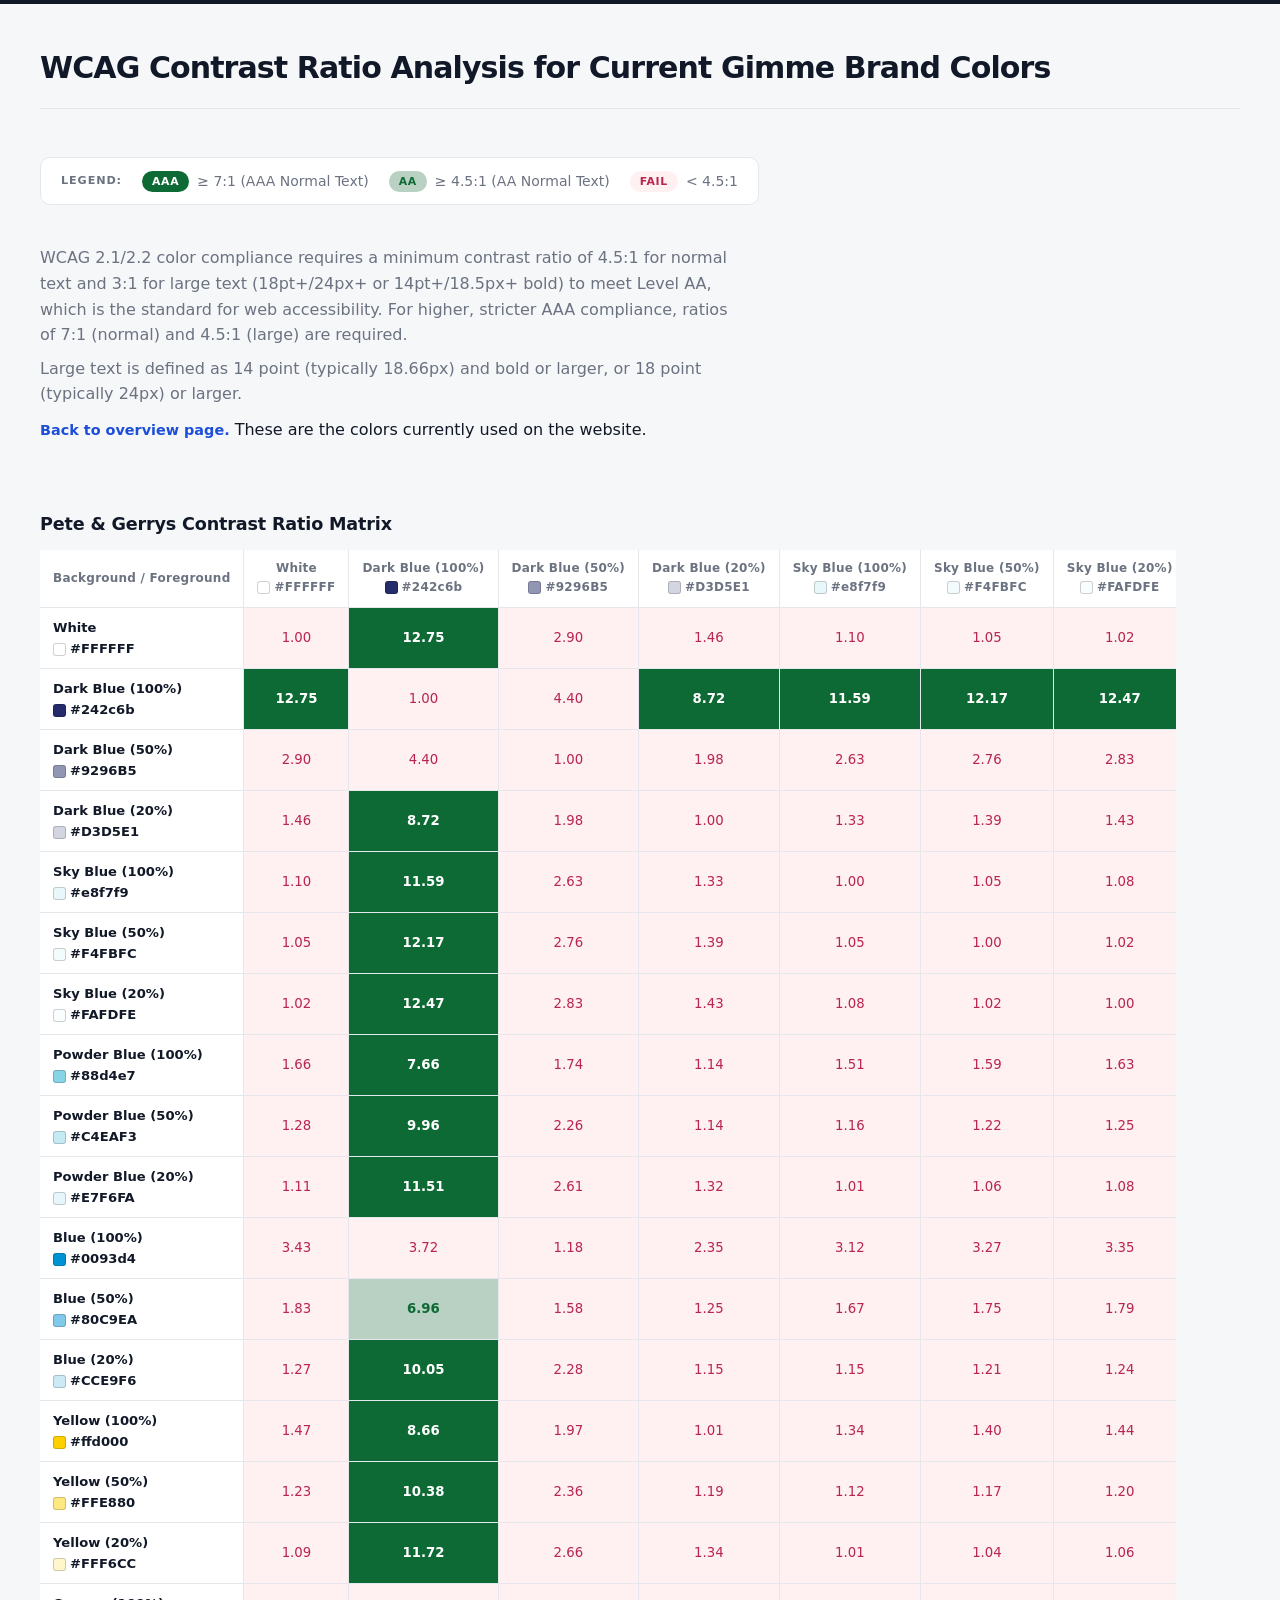
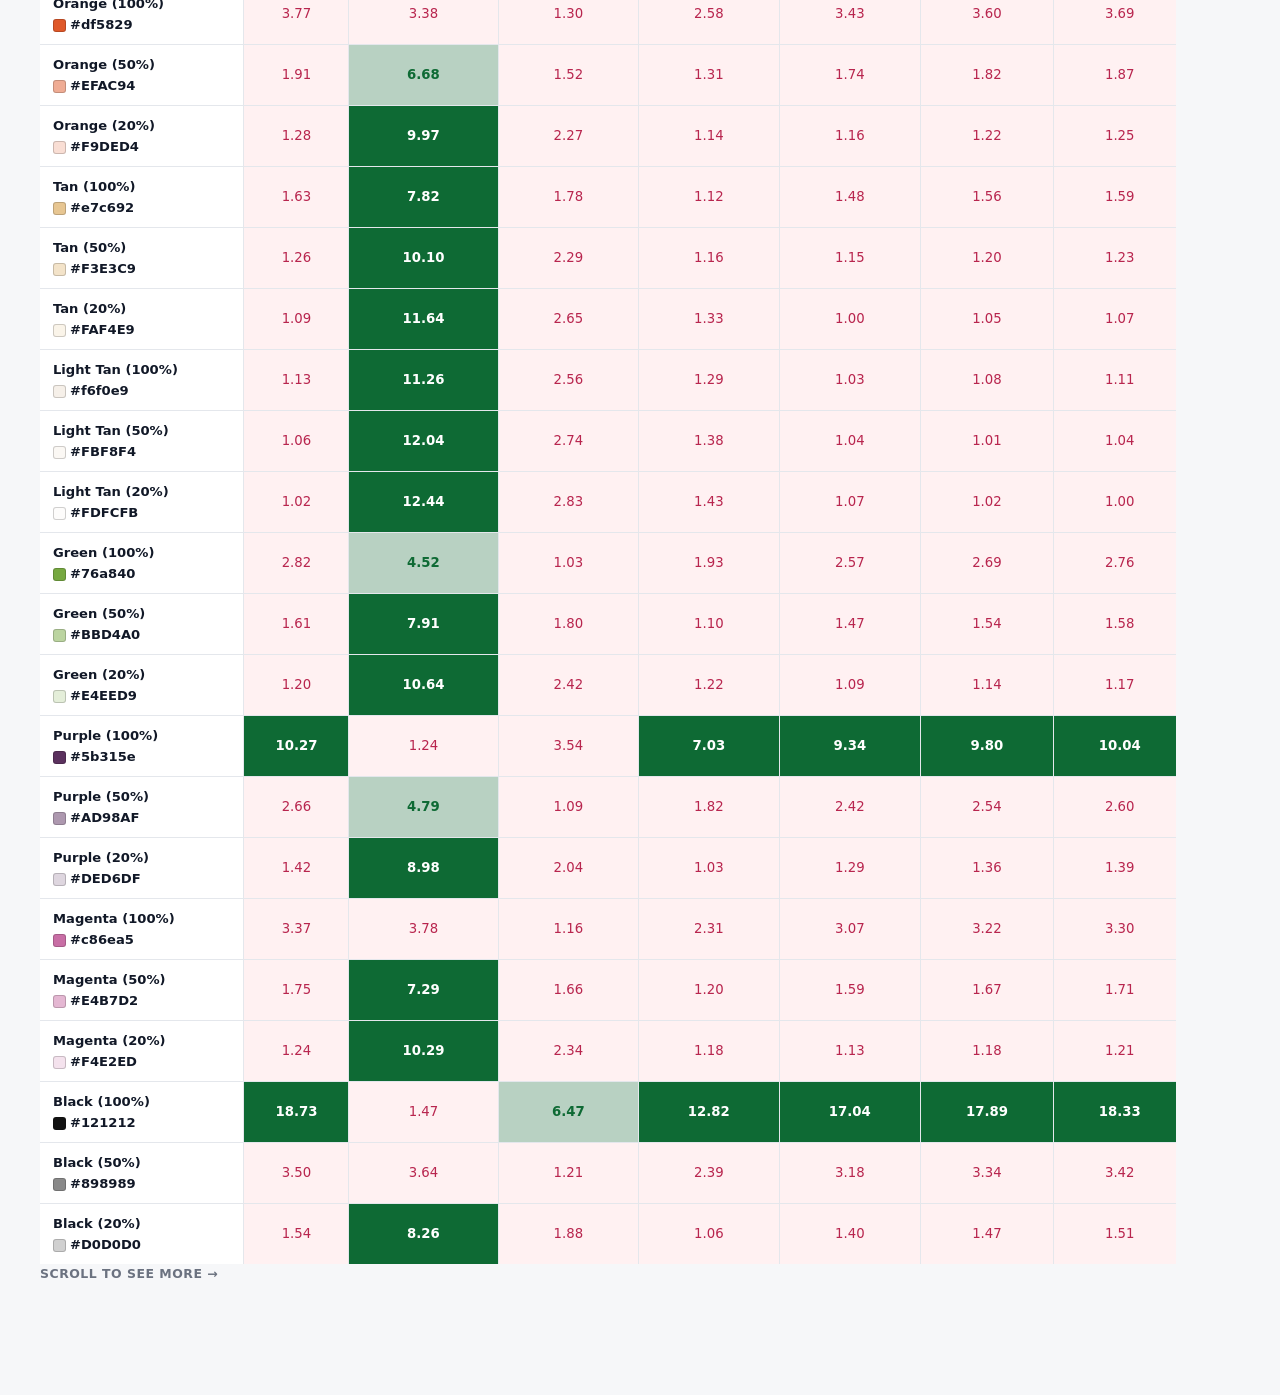
<file: eggs/peteandgerrys.html>
<!DOCTYPE html>
<html lang="en">

<head>
  <meta charset="UTF-8">
  <meta name="viewport" content="width=device-width, initial-scale=1.0">
  <meta name="robots" content="noindex, nofollow">
  <title>WCAG Contrast Ratio Table</title>
  <link rel="stylesheet" href="../css/styles.css">
</head>

<body>
  <h1>WCAG Contrast Ratio Analysis for Current Gimme Brand Colors</h1>

  <div class="legend">
    <strong>Legend:</strong>
    <div class="legend-item"><span class="legend-badge legend-badge-aaa">AAA</span> ≥ 7:1 (AAA Normal Text)</div>
    <div class="legend-item"><span class="legend-badge legend-badge-aa">AA</span> ≥ 4.5:1 (AA Normal Text)</div>
    <div class="legend-item"><span class="legend-badge legend-badge-fail">Fail</span> &lt; 4.5:1</div>
  </div>
  <div>
    <p>WCAG 2.1/2.2 color compliance requires a minimum contrast ratio of 4.5:1 for normal text and 3:1 for large text
      (18pt+/24px+ or 14pt+/18.5px+ bold) to meet Level AA, which is the standard for web accessibility. For higher,
      stricter AAA compliance, ratios of 7:1 (normal) and 4.5:1 (large) are required.</p>
    <p>Large text is defined as 14 point (typically 18.66px) and bold or larger, or 18 point (typically 24px) or larger.
    </p>
  </div>

  <a href="./index.html"><strong>Back to overview page.</strong></a>

  These are the colors currently used on the website.
  <div id="tables"></div>

  <script>
    const brandColors = {
      'White': 'FFFFFF',
      'Dark Blue': '242c6b',
      'Sky Blue': 'e8f7f9',
      'Powder Blue': '88d4e7',
      'Blue': '0093d4',
      'Yellow': 'ffd000',
      'Orange': 'df5829',
      'Tan': 'e7c692',
      'Light Tan': 'f6f0e9',
      'Green': '76a840',
      'Purple': '5b315e',
      'Magenta': 'c86ea5',
      'Black': '121212',
    };

    function hexToRgb(hex) {
      hex = hex.replace('#', '');
      if (hex.length === 3) {
        hex = hex.split('').map(c => c + c).join('');
      }
      const r = parseInt(hex.substr(0, 2), 16);
      const g = parseInt(hex.substr(2, 2), 16);
      const b = parseInt(hex.substr(4, 2), 16);
      return { r, g, b };
    }

    function rgbToHex(r, g, b) {
      return ((1 << 24) + (r << 16) + (g << 8) + b).toString(16).slice(1).toUpperCase();
    }

    function getTint(hex, percentage) {
      const rgb = hexToRgb(hex);
      const r = Math.round(rgb.r + (255 - rgb.r) * (percentage / 100));
      const g = Math.round(rgb.g + (255 - rgb.g) * (percentage / 100));
      const b = Math.round(rgb.b + (255 - rgb.b) * (percentage / 100));
      return rgbToHex(r, g, b);
    }

    function getLuminance(hex) {
      const rgb = hexToRgb(hex);
      const [r, g, b] = [rgb.r, rgb.g, rgb.b].map(val => {
        val = val / 255;
        return val <= 0.03928 ? val / 12.92 : Math.pow((val + 0.055) / 1.055, 2.4);
      });
      return 0.2126 * r + 0.7152 * g + 0.0722 * b;
    }

    function getContrastRatio(hex1, hex2) {
      const lum1 = getLuminance(hex1);
      const lum2 = getLuminance(hex2);
      const lighter = Math.max(lum1, lum2);
      const darker = Math.min(lum1, lum2);
      return (lighter + 0.05) / (darker + 0.05);
    }

    function getContrastClass(ratio) {
      if (ratio >= 7) return 'pass-aaa';
      if (ratio >= 4.5) return 'pass-aa';
      return 'fail';
    }

    function createColorVariations() {
      const variations = {};

      for (const [name, hex] of Object.entries(brandColors)) {
        const normalizedHex = hex.toUpperCase().replace('#', '');

        // Only show 100% for pure white
        if (normalizedHex === 'FFFFFF') {
          variations[name] = hex;
        } else {
          variations[`${name} (100%)`] = hex;
          variations[`${name} (50%)`] = getTint(hex, 50);
          variations[`${name} (20%)`] = getTint(hex, 80);
        }
      }

      return variations;
    }

    function createContrastTable() {
      const allColors = createColorVariations();
      const colorNames = Object.keys(allColors);

      let html = '<h2>Pete & Gerrys Contrast Ratio Matrix</h2> ';
      html += '<table>';
      html += '<tr><th>Background / Foreground</th>';

      for (const name of colorNames) {
        html += `<th>${name}<br><span class="color-swatch" style="background: #${allColors[name]}"></span>#${allColors[name]}</th>`;
      }
      html += '</tr>';

      for (const bgName of colorNames) {
        html += '<tr>';
        html += `<td class="header-col">${bgName}<br><span class="color-swatch" style="background: #${allColors[bgName]}"></span>#${allColors[bgName]}</td>`;

        for (const fgName of colorNames) {
          const ratio = getContrastRatio(allColors[bgName], allColors[fgName]);
          const className = getContrastClass(ratio);
          html += `<td class="${className}">${ratio.toFixed(2)}</td>`;
        }

        html += '</tr>';
      }

      html += '</table><p class="scroll-hint">Scroll to see more →</p>';

      return html;
    }

    document.getElementById('tables').innerHTML = createContrastTable();
  </script>
</body>

</html>
</file>
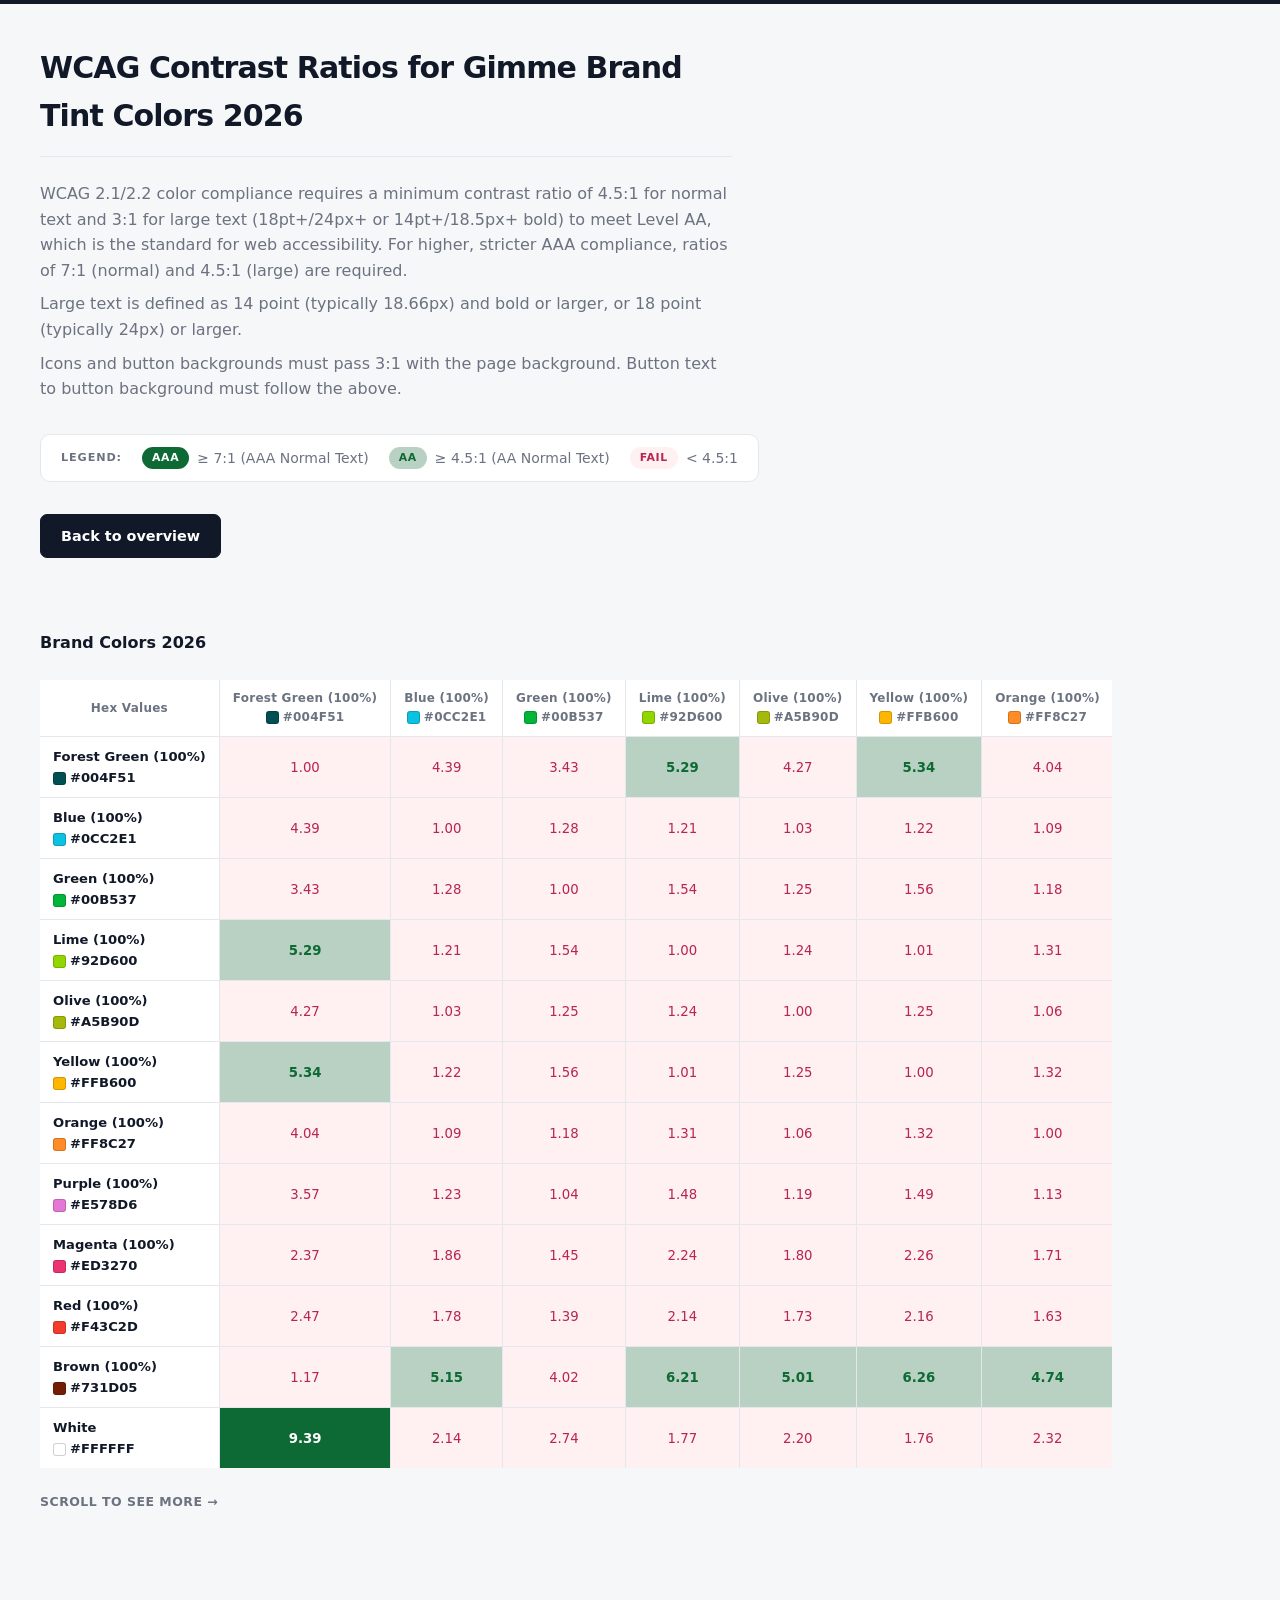
<file: gimme/brand-colors-2026.html>
<!DOCTYPE html>
<html lang="en">

<head>
  <meta charset="UTF-8">
  <meta name="viewport" content="width=device-width, initial-scale=1.0">
  <meta name="robots" content="noindex, nofollow">
  <title>WCAG Contrast Ratio Table</title>
  <link rel="stylesheet" href="../css/styles.css">
</head>

<body>
  <div class="intro">
    <h1>WCAG Contrast Ratios for Gimme Brand Tint Colors 2026</h1>
    <p>WCAG 2.1/2.2 color compliance requires a minimum contrast ratio of 4.5:1 for normal text and 3:1 for large text
      (18pt+/24px+ or 14pt+/18.5px+ bold) to meet Level AA, which is the standard for web accessibility. For higher,
      stricter AAA compliance, ratios of 7:1 (normal) and 4.5:1 (large) are required.</p>
    <p>Large text is defined as 14 point (typically 18.66px) and bold or larger, or 18 point (typically 24px) or larger.
    </p>
    <p>Icons and button backgrounds must pass 3:1 with the page background. Button text to button background must follow
      the above.</p>
  </div>
  <div class="legend">
    <strong>Legend:</strong>
    <div class="legend-item"><span class="legend-badge legend-badge-aaa">AAA</span> ≥ 7:1 (AAA Normal Text)</div>
    <div class="legend-item"><span class="legend-badge legend-badge-aa">AA</span> ≥ 4.5:1 (AA Normal Text)</div>
    <div class="legend-item"><span class="legend-badge legend-badge-fail">Fail</span> &lt; 4.5:1</div>
  </div>
  <div class="nav-links">
    <a href="./index.html"><strong>Back to overview</strong></a>
  </div>
  <div id="tables"></div>

  <script>
    const primaryColors = {
      'Forest Green': '004F51',
      'Blue': '0CC2E1',
      'Green': '00B537',
      'Lime': '92D600',
      'Olive': 'A5B90D',
      'Yellow': 'FFB600',
      'Orange': 'FF8C27',
      'Purple': 'E578D6',
      'Magenta': 'ED3270',
      'Red': 'F43C2D',
      'Brown': '731D05',
      'White': 'FFFFFF'
    };



    function hexToRgb(hex) {
      hex = hex.replace('#', '');
      if (hex.length === 3) {
        hex = hex.split('').map(c => c + c).join('');
      }
      const r = parseInt(hex.slice(0, 2), 16);
      const g = parseInt(hex.slice(2, 4), 16);
      const b = parseInt(hex.slice(4, 6), 16);
      return { r, g, b };
    }

    function getLuminance(hex) {
      const rgb = hexToRgb(hex);
      const [r, g, b] = [rgb.r, rgb.g, rgb.b].map(val => {
        val = val / 255;
        return val <= 0.03928 ? val / 12.92 : Math.pow((val + 0.055) / 1.055, 2.4);
      });
      return 0.2126 * r + 0.7152 * g + 0.0722 * b;
    }

    function getContrastRatio(hex1, hex2) {
      const lum1 = getLuminance(hex1);
      const lum2 = getLuminance(hex2);
      const lighter = Math.max(lum1, lum2);
      const darker = Math.min(lum1, lum2);
      return (lighter + 0.05) / (darker + 0.05);
    }

    function getContrastClass(ratio) {
      if (ratio >= 7) return 'pass-aaa';
      if (ratio >= 4.5) return 'pass-aa';
      return 'fail';
    }

    function createColorVariations(colors) {
      const variations = {};

      for (const [name, hex] of Object.entries(colors)) {
        const normalizedHex = hex.toUpperCase().replace('#', '');

        if (normalizedHex === 'FFFFFF') {
          variations[name] = hex;
        } else {
          variations[`${name} (100%)`] = hex;
        }
      }

      return variations;
    }

    function createContrastTable(colors, title) {
      const allColors = createColorVariations(colors);
      const colorNames = Object.keys(allColors);

      let html = `<h3>${title}</h3>`;
      html += '<div class="table-scroll"><table>';
      html += '<tr><th>Hex Values</th>';

      for (const name of colorNames) {
        html += `<th>${name}<br><span class="color-swatch" style="background: #${allColors[name]}"></span>#${allColors[name]}</th>`;
      }
      html += '</tr>';

      for (const bgName of colorNames) {
        html += '<tr>';
        html += `<td class="header-col">${bgName}<br><span class="color-swatch" style="background: #${allColors[bgName]}"></span>#${allColors[bgName]}</td>`;

        for (const fgName of colorNames) {
          const ratio = getContrastRatio(allColors[bgName], allColors[fgName]);
          const className = getContrastClass(ratio);
          html += `<td class="${className}">${ratio.toFixed(2)}</td>`;
        }

        html += '</tr>';
      }

      html += '</table></div><p class="scroll-hint">Scroll to see more →</p>';

      return html;
    }

    document.getElementById('tables').innerHTML =
      createContrastTable(primaryColors, 'Brand Colors 2026')
  </script>
</body>

</html>
</file>
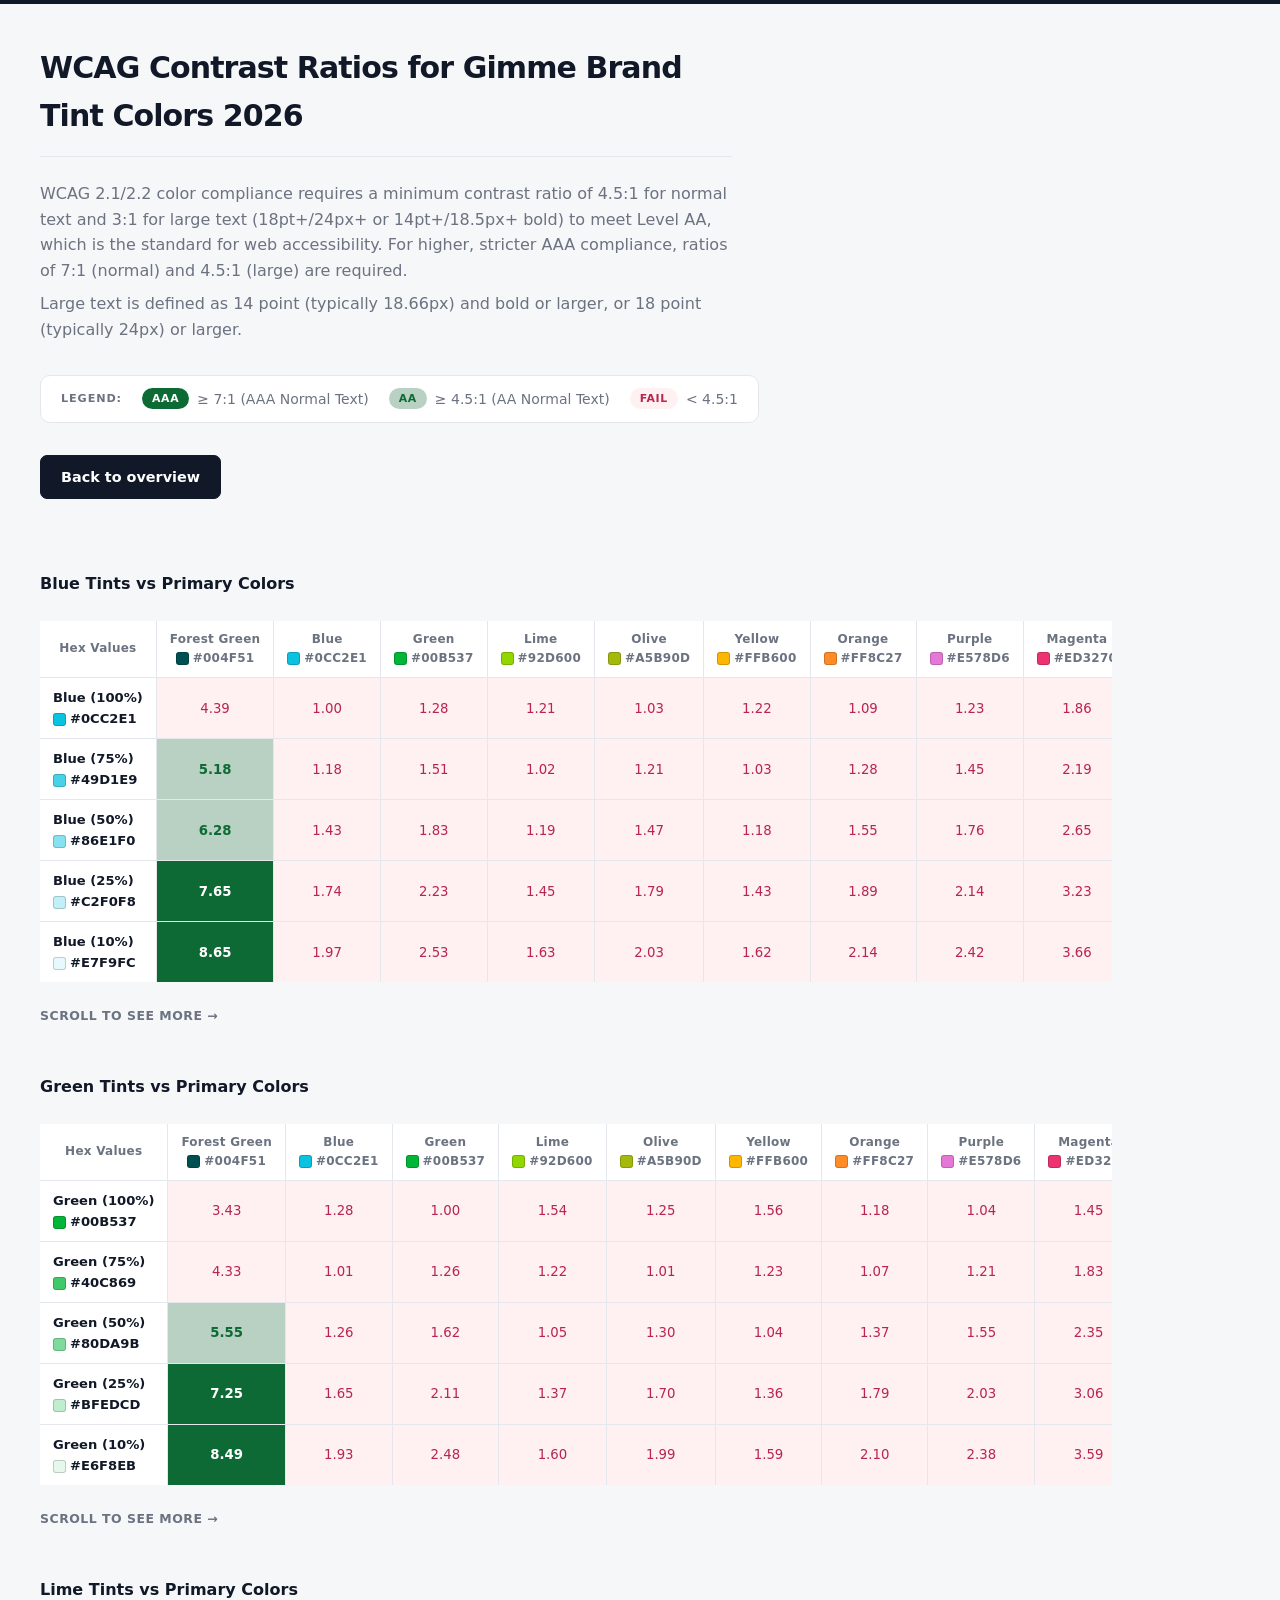
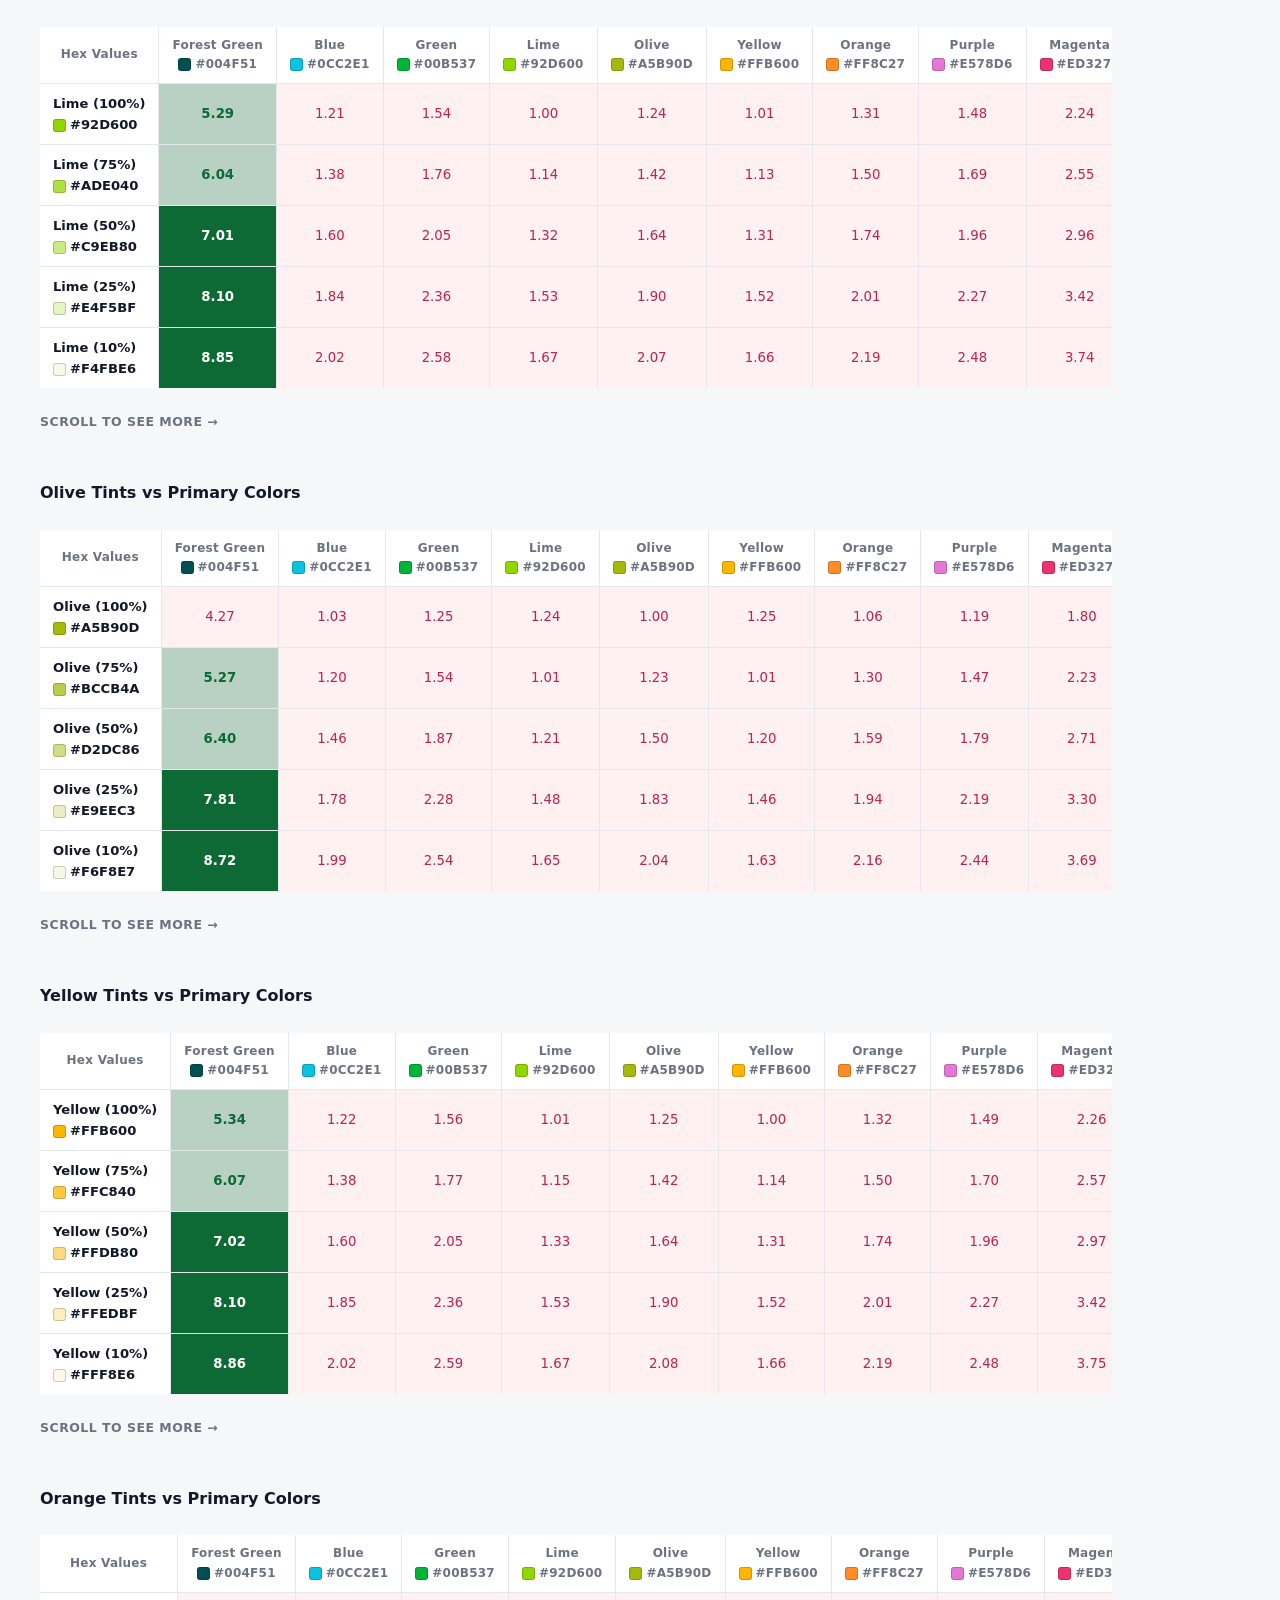
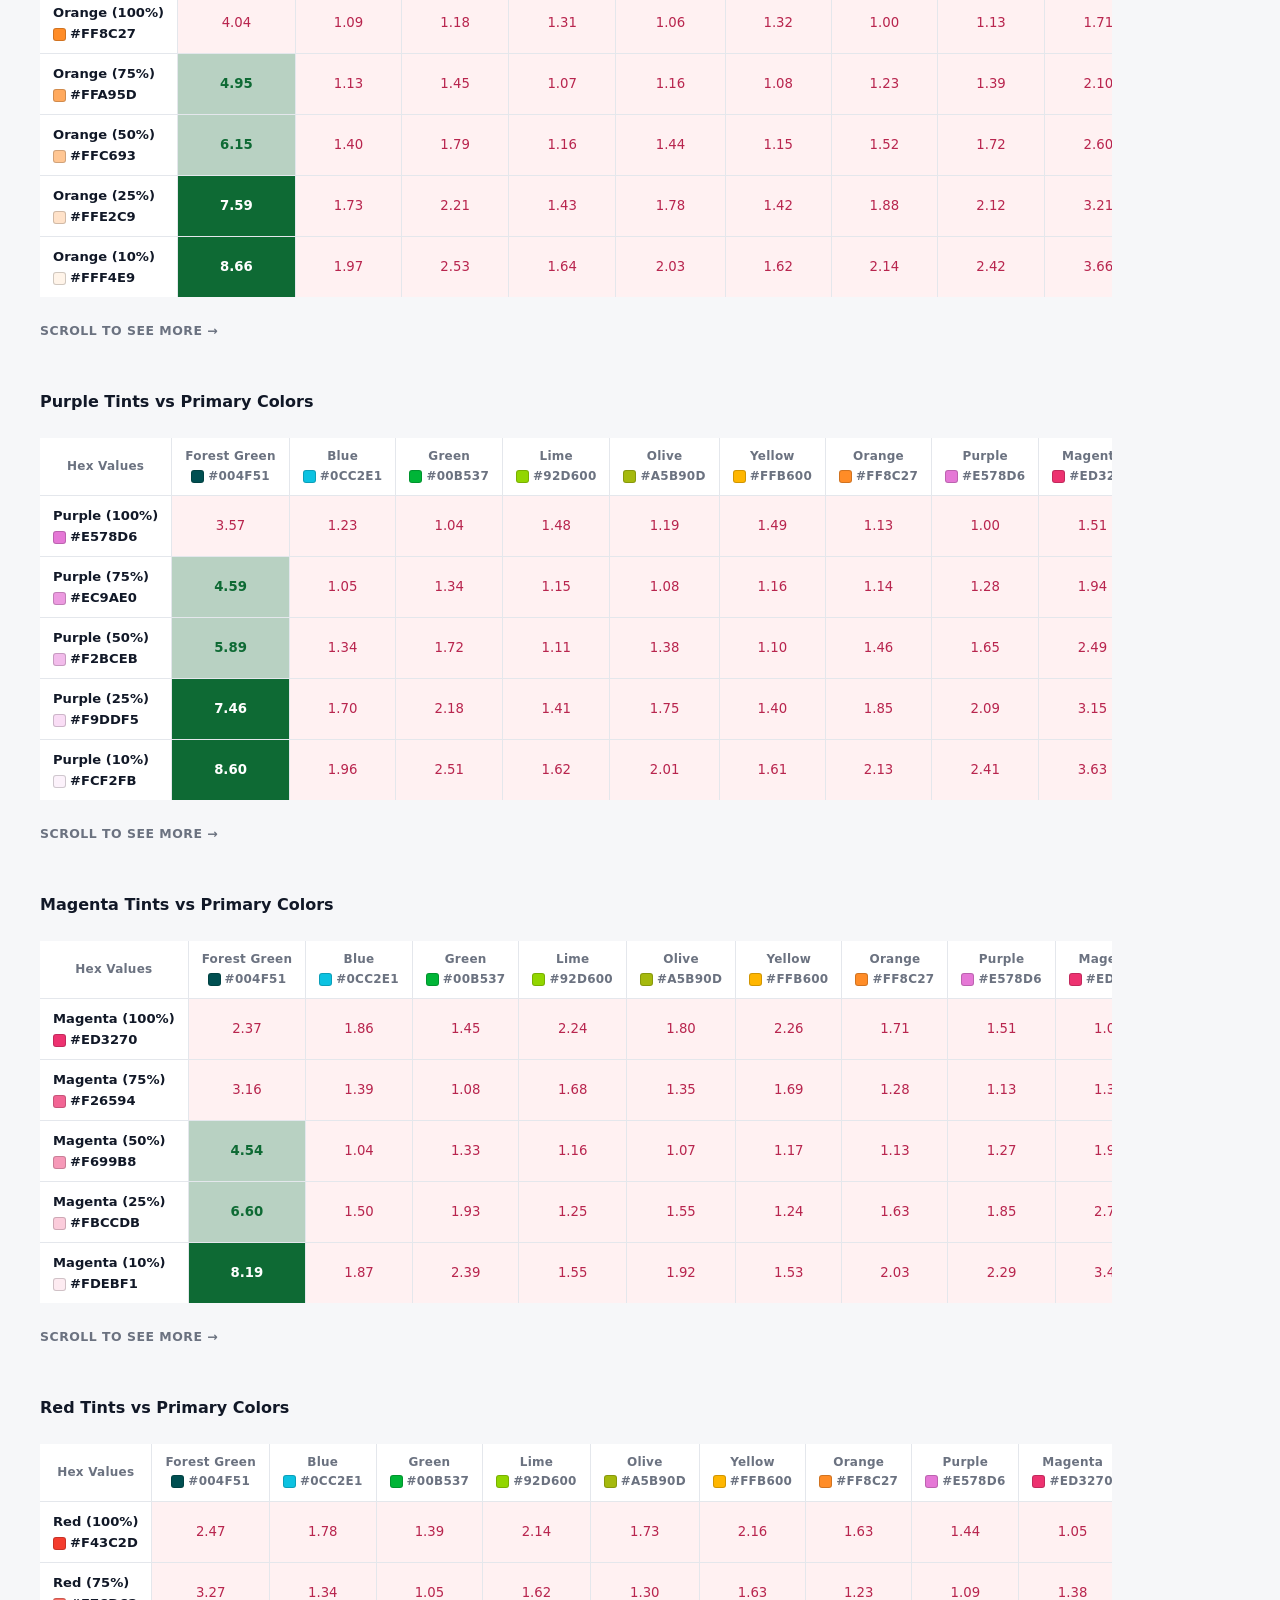
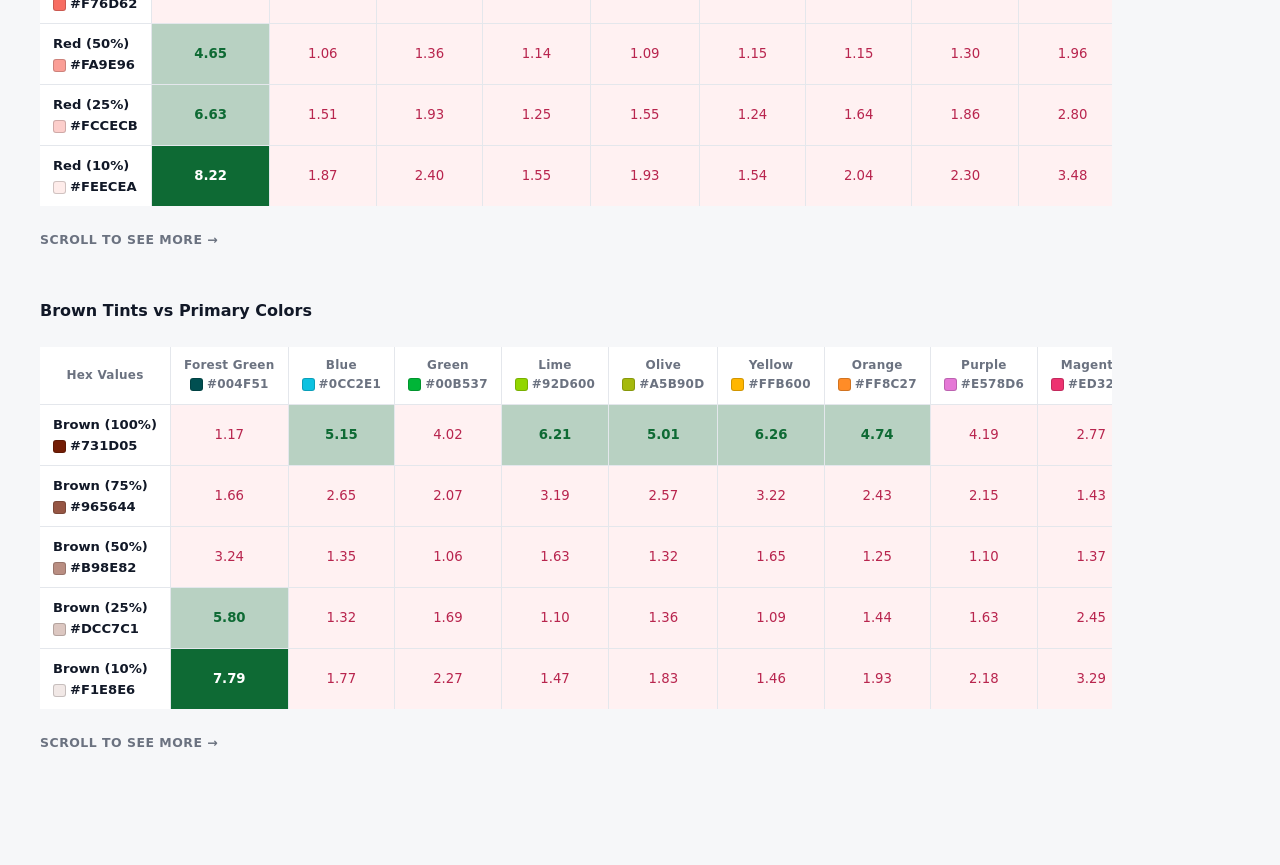
<file: gimme/brand-tints-2026.html>
<!DOCTYPE html>
<html lang="en">

<head>
  <meta charset="UTF-8">
  <meta name="viewport" content="width=device-width, initial-scale=1.0">
  <meta name="robots" content="noindex, nofollow">
  <title>WCAG Contrast Ratio Table — With Tints</title>
  <link rel="stylesheet" href="../css/styles.css">
</head>

<body>
  <div class="intro">
    <h1>WCAG Contrast Ratios for Gimme Brand Tint Colors 2026</h1>
    <p>WCAG 2.1/2.2 color compliance requires a minimum contrast ratio of 4.5:1 for normal text and 3:1 for large text
      (18pt+/24px+ or 14pt+/18.5px+ bold) to meet Level AA, which is the standard for web accessibility. For higher,
      stricter AAA compliance, ratios of 7:1 (normal) and 4.5:1 (large) are required.</p>
    <p>Large text is defined as 14 point (typically 18.66px) and bold or larger, or 18 point (typically 24px) or larger.
    </p>
  </div>
  <div class="legend">
    <strong>Legend:</strong>
    <div class="legend-item"><span class="legend-badge legend-badge-aaa">AAA</span> ≥ 7:1 (AAA Normal Text)</div>
    <div class="legend-item"><span class="legend-badge legend-badge-aa">AA</span> ≥ 4.5:1 (AA Normal Text)</div>
    <div class="legend-item"><span class="legend-badge legend-badge-fail">Fail</span> &lt; 4.5:1</div>
  </div>
  <div class="nav-links">
    <a href="./index.html"><strong>Back to overview</strong></a>
  </div>
  <div id="tables"></div>

  <script>
    const hiddenColors = ['Forest Green'];

    const primaryColors = {
      'Forest Green': '004F51',
      'Blue': '0CC2E1',
      'Green': '00B537',
      'Lime': '92D600',
      'Olive': 'A5B90D',
      'Yellow': 'FFB600',
      'Orange': 'FF8C27',
      'Purple': 'E578D6',
      'Magenta': 'ED3270',
      'Red': 'F43C2D',
      'Brown': '731D05',
      'White': 'FFFFFF'
    };

    function hexToRgb(hex) {
      hex = hex.replace('#', '');
      if (hex.length === 3) {
        hex = hex.split('').map(c => c + c).join('');
      }
      const r = parseInt(hex.slice(0, 2), 16);
      const g = parseInt(hex.slice(2, 4), 16);
      const b = parseInt(hex.slice(4, 6), 16);
      return { r, g, b };
    }

    function rgbToHex(r, g, b) {
      return ((1 << 24) + (r << 16) + (g << 8) + b).toString(16).slice(1).toUpperCase();
    }

    function getTint(hex, percentage) {
      const rgb = hexToRgb(hex);
      const r = Math.round(rgb.r + (255 - rgb.r) * (percentage / 100));
      const g = Math.round(rgb.g + (255 - rgb.g) * (percentage / 100));
      const b = Math.round(rgb.b + (255 - rgb.b) * (percentage / 100));
      return rgbToHex(r, g, b);
    }

    function getLuminance(hex) {
      const rgb = hexToRgb(hex);
      const [r, g, b] = [rgb.r, rgb.g, rgb.b].map(val => {
        val = val / 255;
        return val <= 0.03928 ? val / 12.92 : Math.pow((val + 0.055) / 1.055, 2.4);
      });
      return 0.2126 * r + 0.7152 * g + 0.0722 * b;
    }

    function getContrastRatio(hex1, hex2) {
      const lum1 = getLuminance(hex1);
      const lum2 = getLuminance(hex2);
      const lighter = Math.max(lum1, lum2);
      const darker = Math.min(lum1, lum2);
      return (lighter + 0.05) / (darker + 0.05);
    }

    function getContrastClass(ratio) {
      if (ratio >= 7) return 'pass-aaa';
      if (ratio >= 4.5) return 'pass-aa';
      return 'fail';
    }

    function createTintComparisonTable(subjectHex, subjectName, colors, title) {
      const tints = [
        [`${subjectName} (100%)`, subjectHex],
        [`${subjectName} (75%)`, getTint(subjectHex, 25)],
        [`${subjectName} (50%)`, getTint(subjectHex, 50)],
        [`${subjectName} (25%)`, getTint(subjectHex, 75)],
        [`${subjectName} (10%)`, getTint(subjectHex, 90)],
      ];

      const primaryNames = Object.keys(colors);

      let html = `<h3>${title}</h3>`;
      html += '<div class="table-scroll"><table>';
      html += '<tr><th>Hex Values</th>';

      for (const name of primaryNames) {
        html += `<th>${name}<br><span class="color-swatch" style="background: #${colors[name]}"></span>#${colors[name]}</th>`;
      }
      html += '</tr>';

      for (const [tintName, tintHex] of tints) {
        html += '<tr>';
        html += `<td class="header-col">${tintName}<br><span class="color-swatch" style="background: #${tintHex}"></span>#${tintHex}</td>`;

        for (const primaryName of primaryNames) {
          const ratio = getContrastRatio(tintHex, colors[primaryName]);
          const className = getContrastClass(ratio);
          html += `<td class="${className}">${ratio.toFixed(2)}</td>`;
        }

        html += '</tr>';
      }

      html += '</table></div><p class="scroll-hint">Scroll to see more →</p>';
      return html;
    }

    document.getElementById('tables').innerHTML = Object.entries(primaryColors)
      .filter(([name, hex]) => hex.toUpperCase() !== 'FFFFFF' && !hiddenColors.includes(name))
      .map(([name, hex]) =>
        createTintComparisonTable(hex, name, primaryColors, `${name} Tints vs Primary Colors`)
      )
      .join('');
  </script>
</body>

</html>
</file>
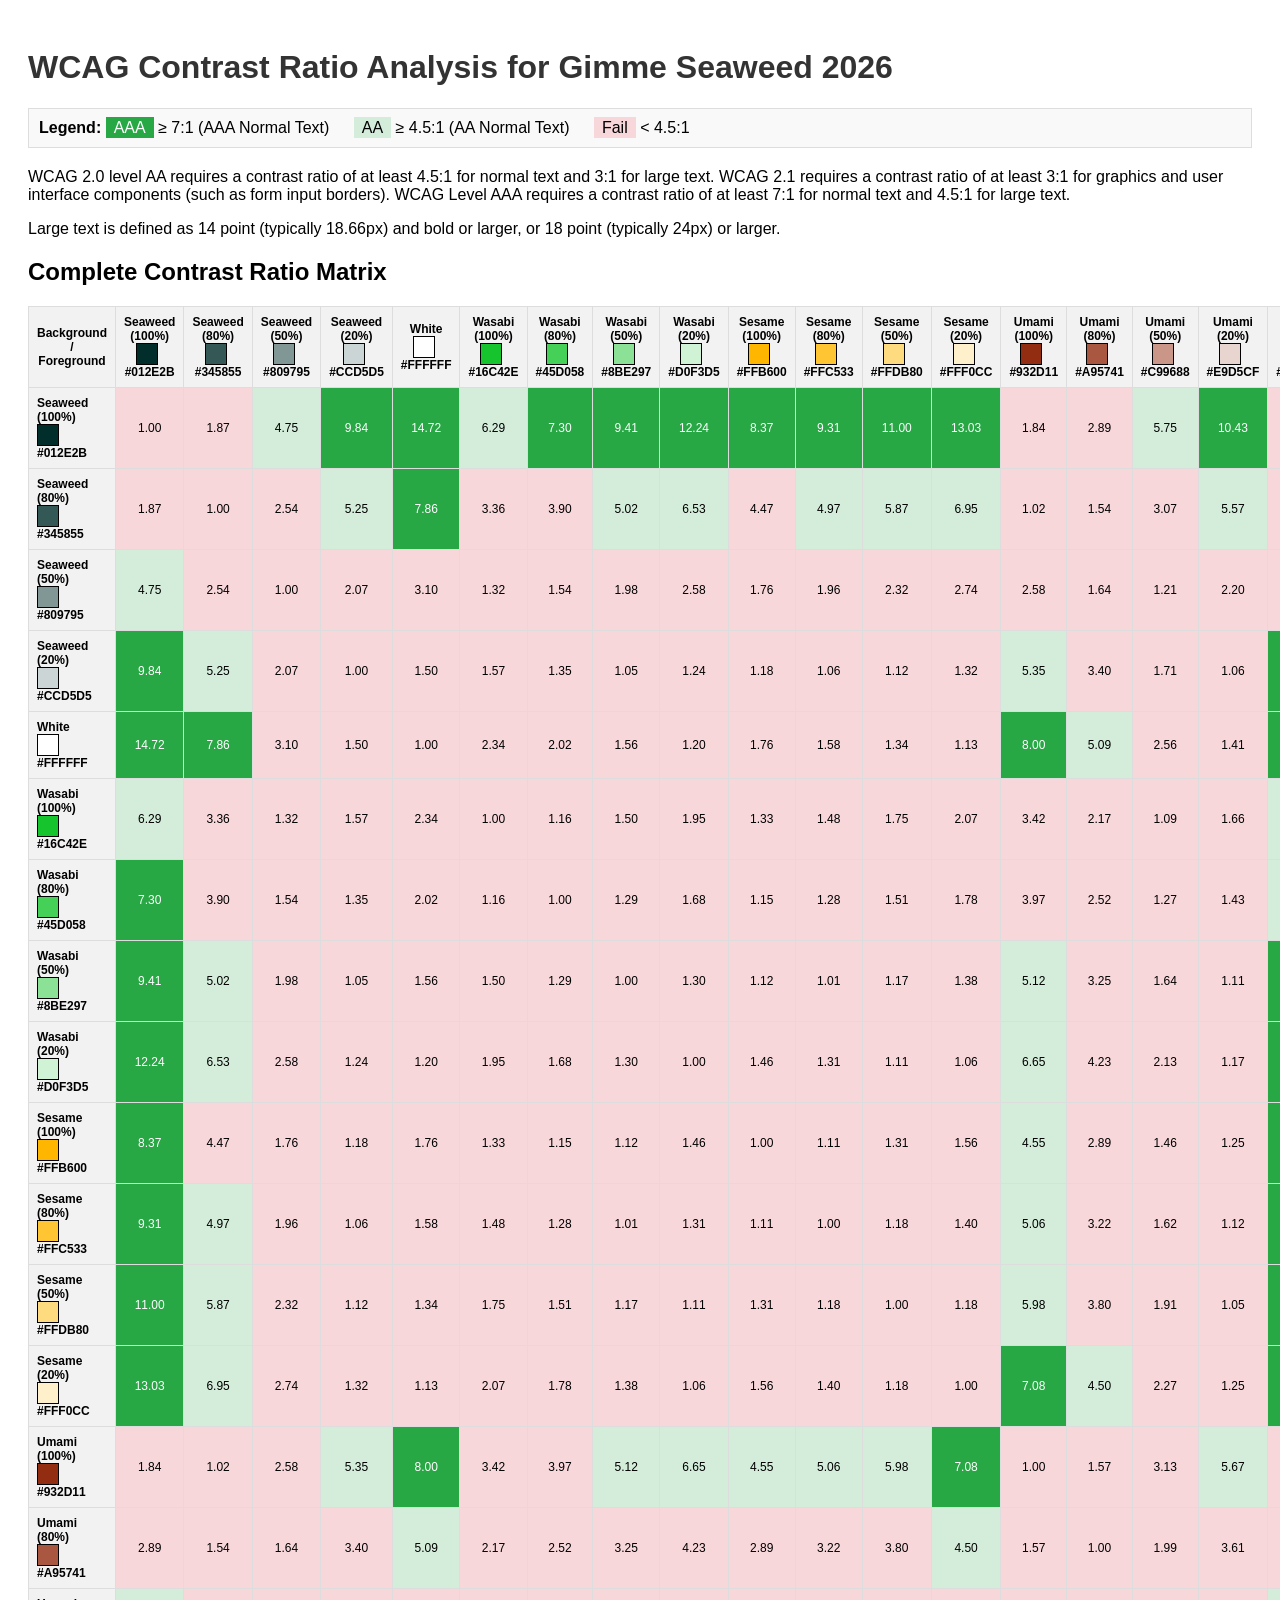
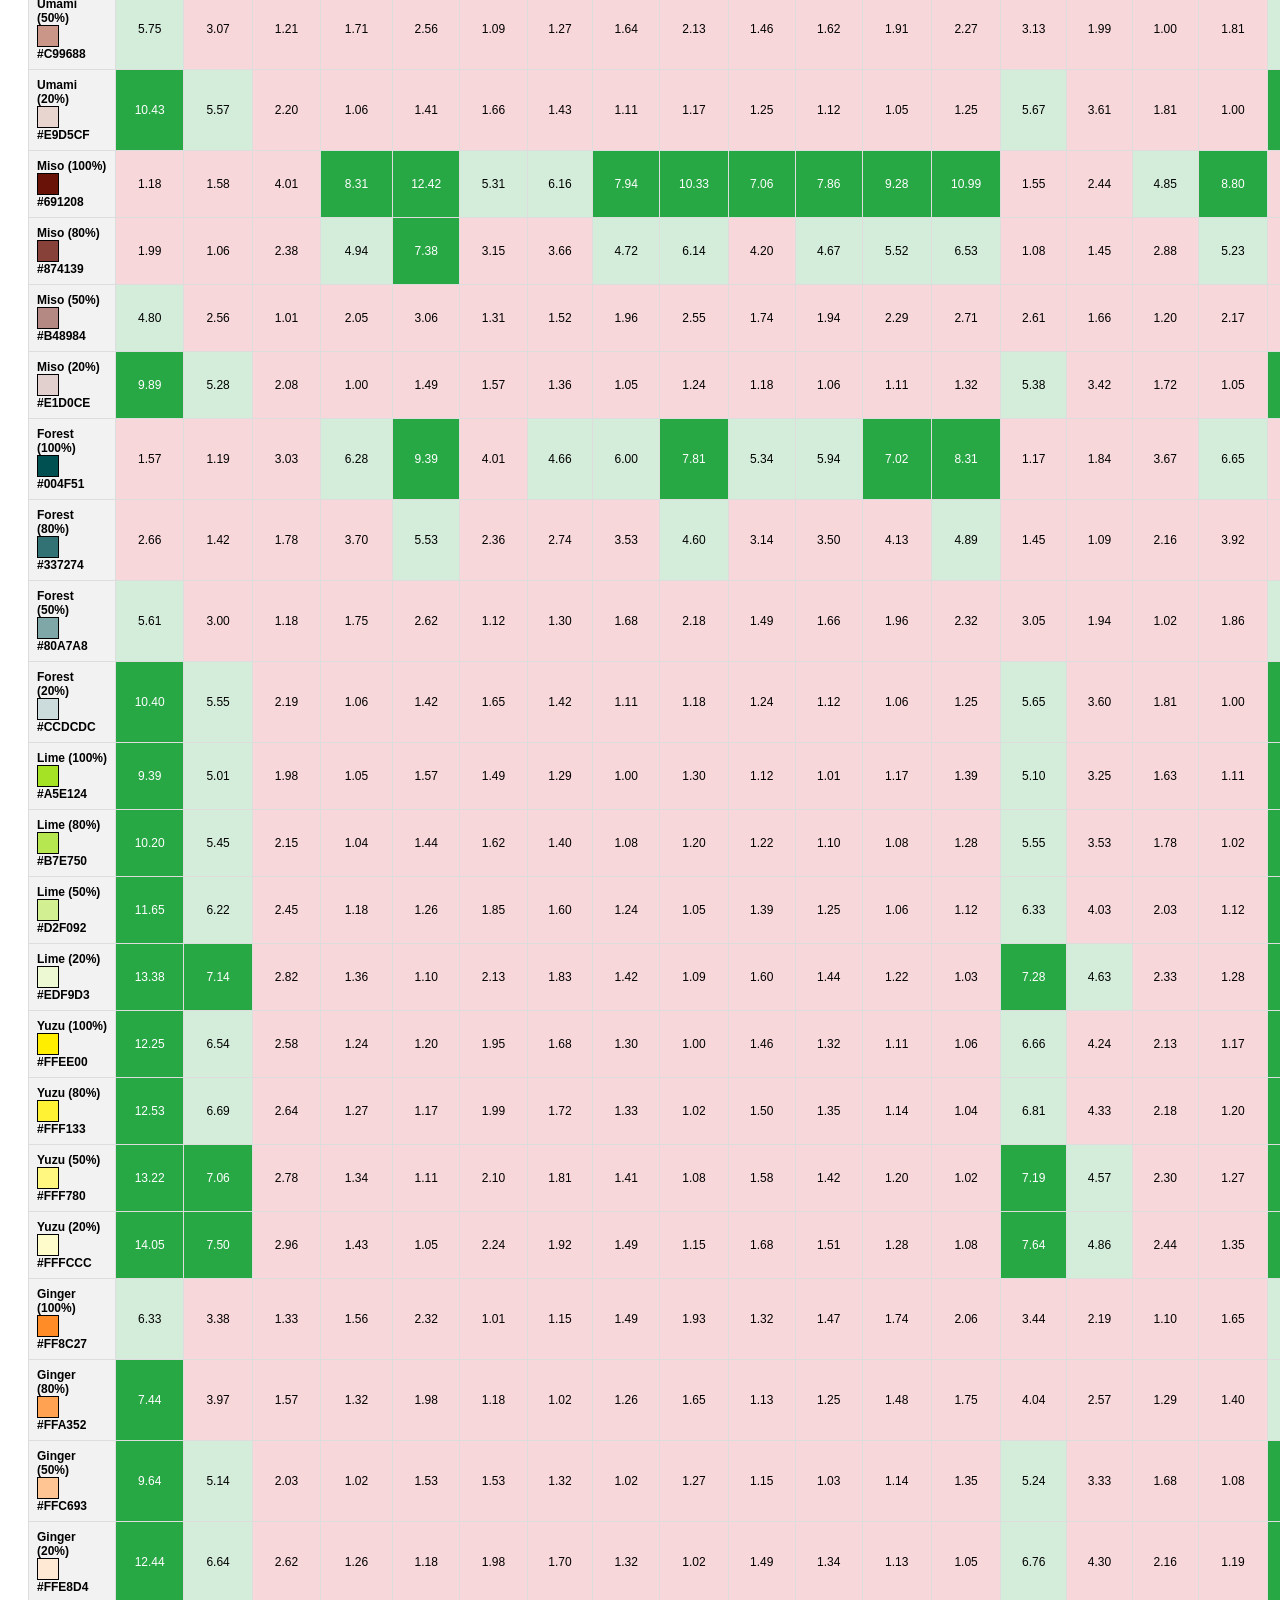
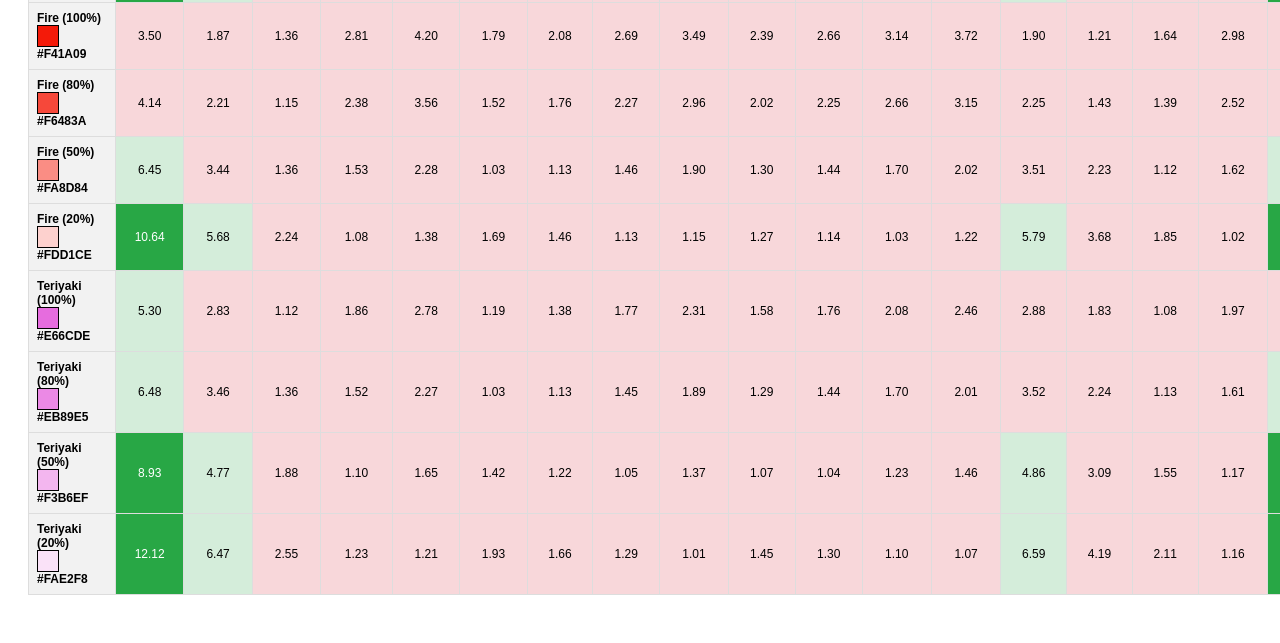
<file: gimme/contrast-checker-gimme.html>
<!DOCTYPE html>
<html lang="en">

<head>
  <meta charset="UTF-8">
  <meta name="viewport" content="width=device-width, initial-scale=1.0">
  <title>WCAG Contrast Ratio Table</title>
  <style>
    body {
      font-family: Arial, sans-serif;
      padding: 20px;
      max-width: 100%;
      overflow-x: auto;
    }

    h1 {
      color: #333;
    }

    table {
      border-collapse: collapse;
      margin: 20px 0;
      font-size: 12px;
      width: 100%;
    }

    th,
    td {
      border: 1px solid #ddd;
      padding: 8px;
      text-align: center;
    }

    th {
      background-color: #f2f2f2;
      font-weight: bold;
      position: sticky;
      top: 0;
    }

    .header-col {
      background-color: #f2f2f2;
      font-weight: bold;
      text-align: left;
      position: sticky;
      left: 0;
      z-index: 10;
    }

    .pass-aa {
      background-color: #d4edda;
    }

    .pass-aaa {
      background-color: #28a745;
      color: white;
    }

    .fail {
      background-color: #f8d7da;
    }

    .color-swatch {
      display: inline-block;
      width: 20px;
      height: 20px;
      border: 1px solid #000;
      vertical-align: middle;
      margin-right: 5px;
    }

    .legend {
      margin: 20px 0;
      padding: 10px;
      background-color: #f9f9f9;
      border: 1px solid #ddd;
    }

    .legend-item {
      display: inline-block;
      margin-right: 20px;
    }
  </style>
</head>

<body>
  <h1>WCAG Contrast Ratio Analysis for Gimme Seaweed 2026</h1>

  <div class="legend">
    <strong>Legend:</strong>
    <div class="legend-item"><span style="background: #28a745; color: white; padding: 2px 8px;">AAA</span> ≥ 7:1 (AAA
      Normal Text)</div>
    <div class="legend-item"><span style="background: #d4edda; padding: 2px 8px;">AA</span> ≥ 4.5:1 (AA Normal Text)
    </div>
    <div class="legend-item"><span style="background: #f8d7da; padding: 2px 8px;">Fail</span> &lt; 4.5:1</div>
  </div>
  <div>
    <p>WCAG 2.0 level AA requires a contrast ratio of at least 4.5:1 for normal text and 3:1 for large text. WCAG 2.1
      requires
      a contrast ratio of at least 3:1 for graphics and user interface components (such as form input borders). WCAG
      Level AAA
      requires a contrast ratio of at least 7:1 for normal text and 4.5:1 for large text.</p>
    <p>Large text is defined as 14 point (typically 18.66px) and bold or larger, or 18 point (typically 24px) or larger.
    </p>
  </div>
  <div id="tables"></div>

  <script>
    const brandColors = {
      'Seaweed': '012E2B',
      'White': 'FFFFFF',
      'Wasabi': '16C42E',
      'Sesame': 'FFB600',
      'Umami': '932D11',
      'Miso': '691208',
      'Forest': '004F51',
      'Lime': 'A5E124',
      'Yuzu': 'FFEE00',
      'Ginger': 'FF8C27',
      'Fire': 'F41A09',
      'Teriyaki': 'E66CDE'
    };

    function hexToRgb(hex) {
      hex = hex.replace('#', '');
      if (hex.length === 3) {
        hex = hex.split('').map(c => c + c).join('');
      }
      const r = parseInt(hex.substr(0, 2), 16);
      const g = parseInt(hex.substr(2, 2), 16);
      const b = parseInt(hex.substr(4, 2), 16);
      return { r, g, b };
    }

    function rgbToHex(r, g, b) {
      return ((1 << 24) + (r << 16) + (g << 8) + b).toString(16).slice(1).toUpperCase();
    }

    function getTint(hex, percentage) {
      const rgb = hexToRgb(hex);
      const r = Math.round(rgb.r + (255 - rgb.r) * (percentage / 100));
      const g = Math.round(rgb.g + (255 - rgb.g) * (percentage / 100));
      const b = Math.round(rgb.b + (255 - rgb.b) * (percentage / 100));
      return rgbToHex(r, g, b);
    }

    function getLuminance(hex) {
      const rgb = hexToRgb(hex);
      const [r, g, b] = [rgb.r, rgb.g, rgb.b].map(val => {
        val = val / 255;
        return val <= 0.03928 ? val / 12.92 : Math.pow((val + 0.055) / 1.055, 2.4);
      });
      return 0.2126 * r + 0.7152 * g + 0.0722 * b;
    }

    function getContrastRatio(hex1, hex2) {
      const lum1 = getLuminance(hex1);
      const lum2 = getLuminance(hex2);
      const lighter = Math.max(lum1, lum2);
      const darker = Math.min(lum1, lum2);
      return (lighter + 0.05) / (darker + 0.05);
    }

    function getContrastClass(ratio) {
      if (ratio >= 7) return 'pass-aaa';
      if (ratio >= 4.5) return 'pass-aa';
      return 'fail';
    }

    function createColorVariations() {
      const variations = {};

      for (const [name, hex] of Object.entries(brandColors)) {
        const normalizedHex = hex.toUpperCase().replace('#', '');

        // Only show 100% for pure white
        if (normalizedHex === 'FFFFFF') {
          variations[name] = hex;
        } else {
          variations[`${name} (100%)`] = hex;
          variations[`${name} (80%)`] = getTint(hex, 20);
          variations[`${name} (50%)`] = getTint(hex, 50);
          variations[`${name} (20%)`] = getTint(hex, 80);
        }
      }

      return variations;
    }

    function createContrastTable() {
      const allColors = createColorVariations();
      const colorNames = Object.keys(allColors);

      let html = '<h2>Complete Contrast Ratio Matrix</h2>';
      html += '<table>';
      html += '<tr><th>Background / Foreground</th>';

      for (const name of colorNames) {
        html += `<th>${name}<br><span class="color-swatch" style="background: #${allColors[name]}"></span>#${allColors[name]}</th>`;
      }
      html += '</tr>';

      for (const bgName of colorNames) {
        html += '<tr>';
        html += `<td class="header-col">${bgName}<br><span class="color-swatch" style="background: #${allColors[bgName]}"></span>#${allColors[bgName]}</td>`;

        for (const fgName of colorNames) {
          const ratio = getContrastRatio(allColors[bgName], allColors[fgName]);
          const className = getContrastClass(ratio);
          html += `<td class="${className}">${ratio.toFixed(2)}</td>`;
        }

        html += '</tr>';
      }

      html += '</table>';

      return html;
    }

    document.getElementById('tables').innerHTML = createContrastTable();
  </script>
</body>

</html>
</file>
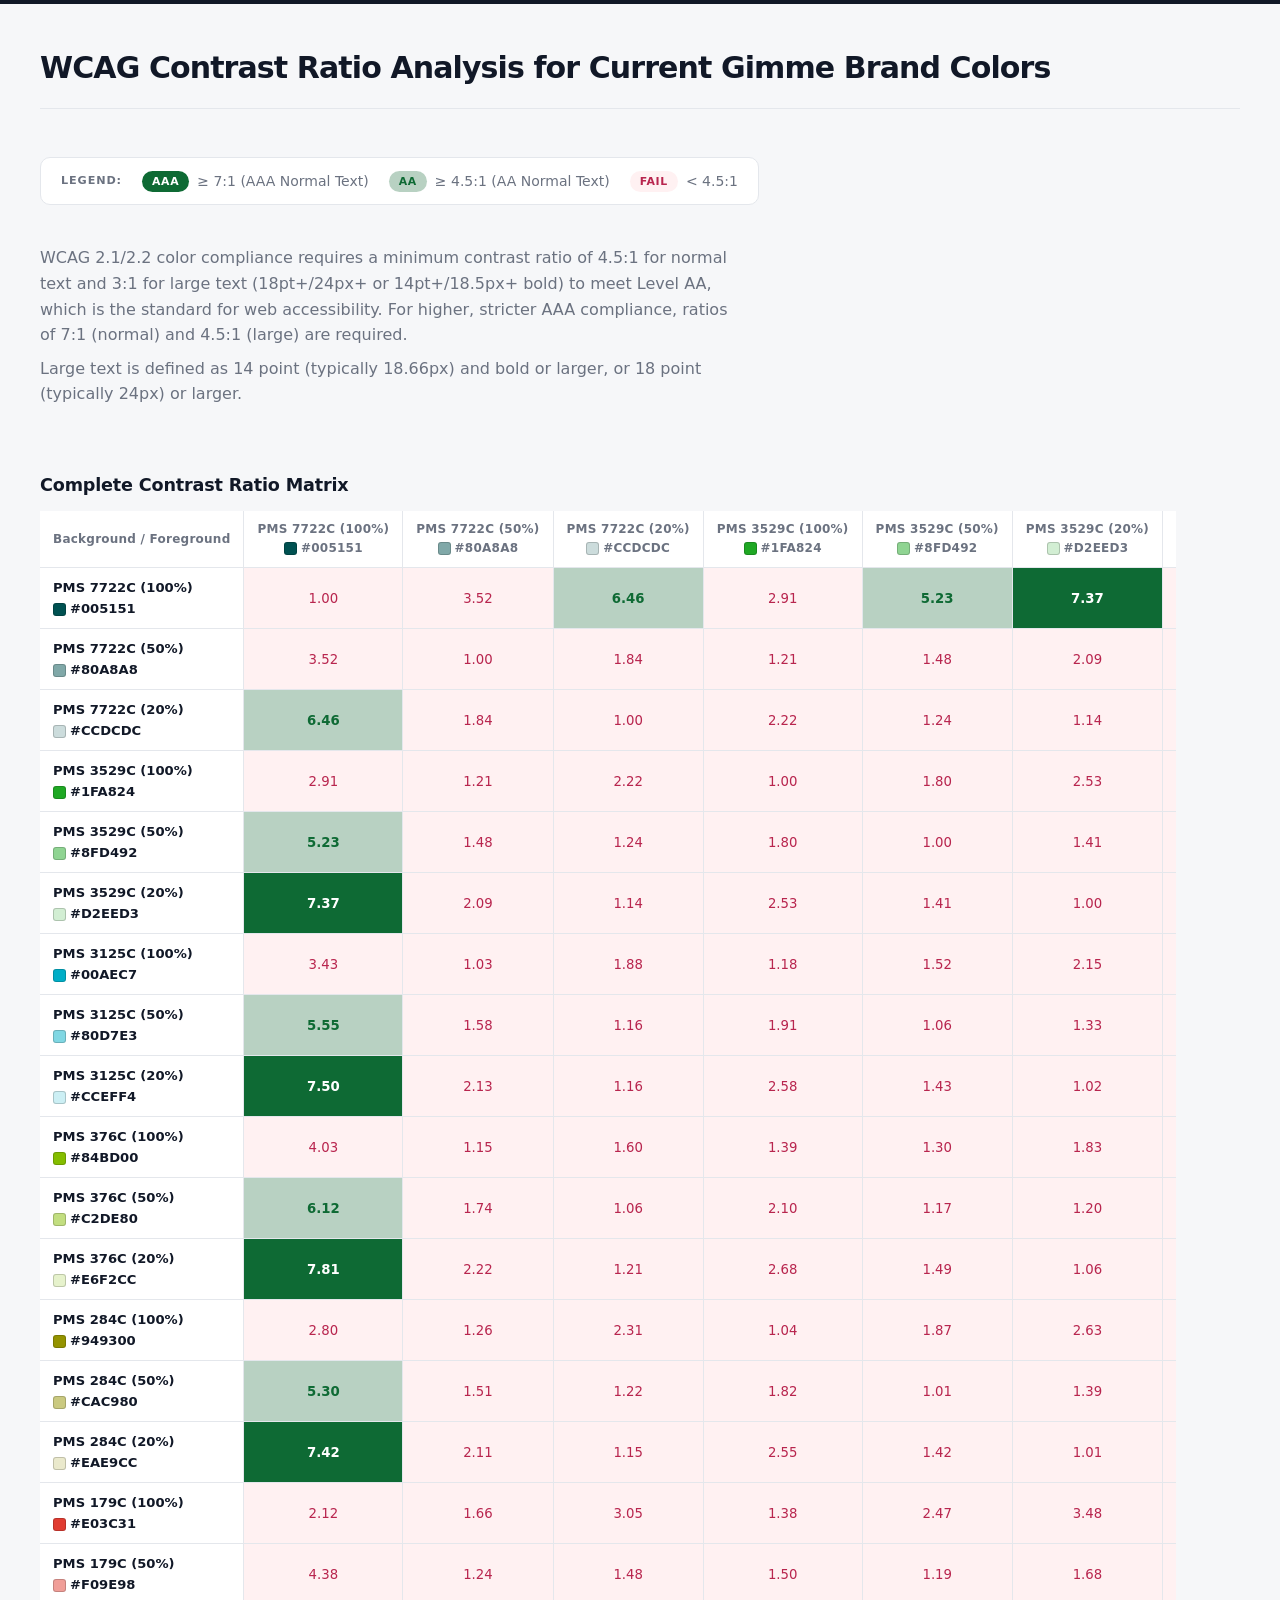
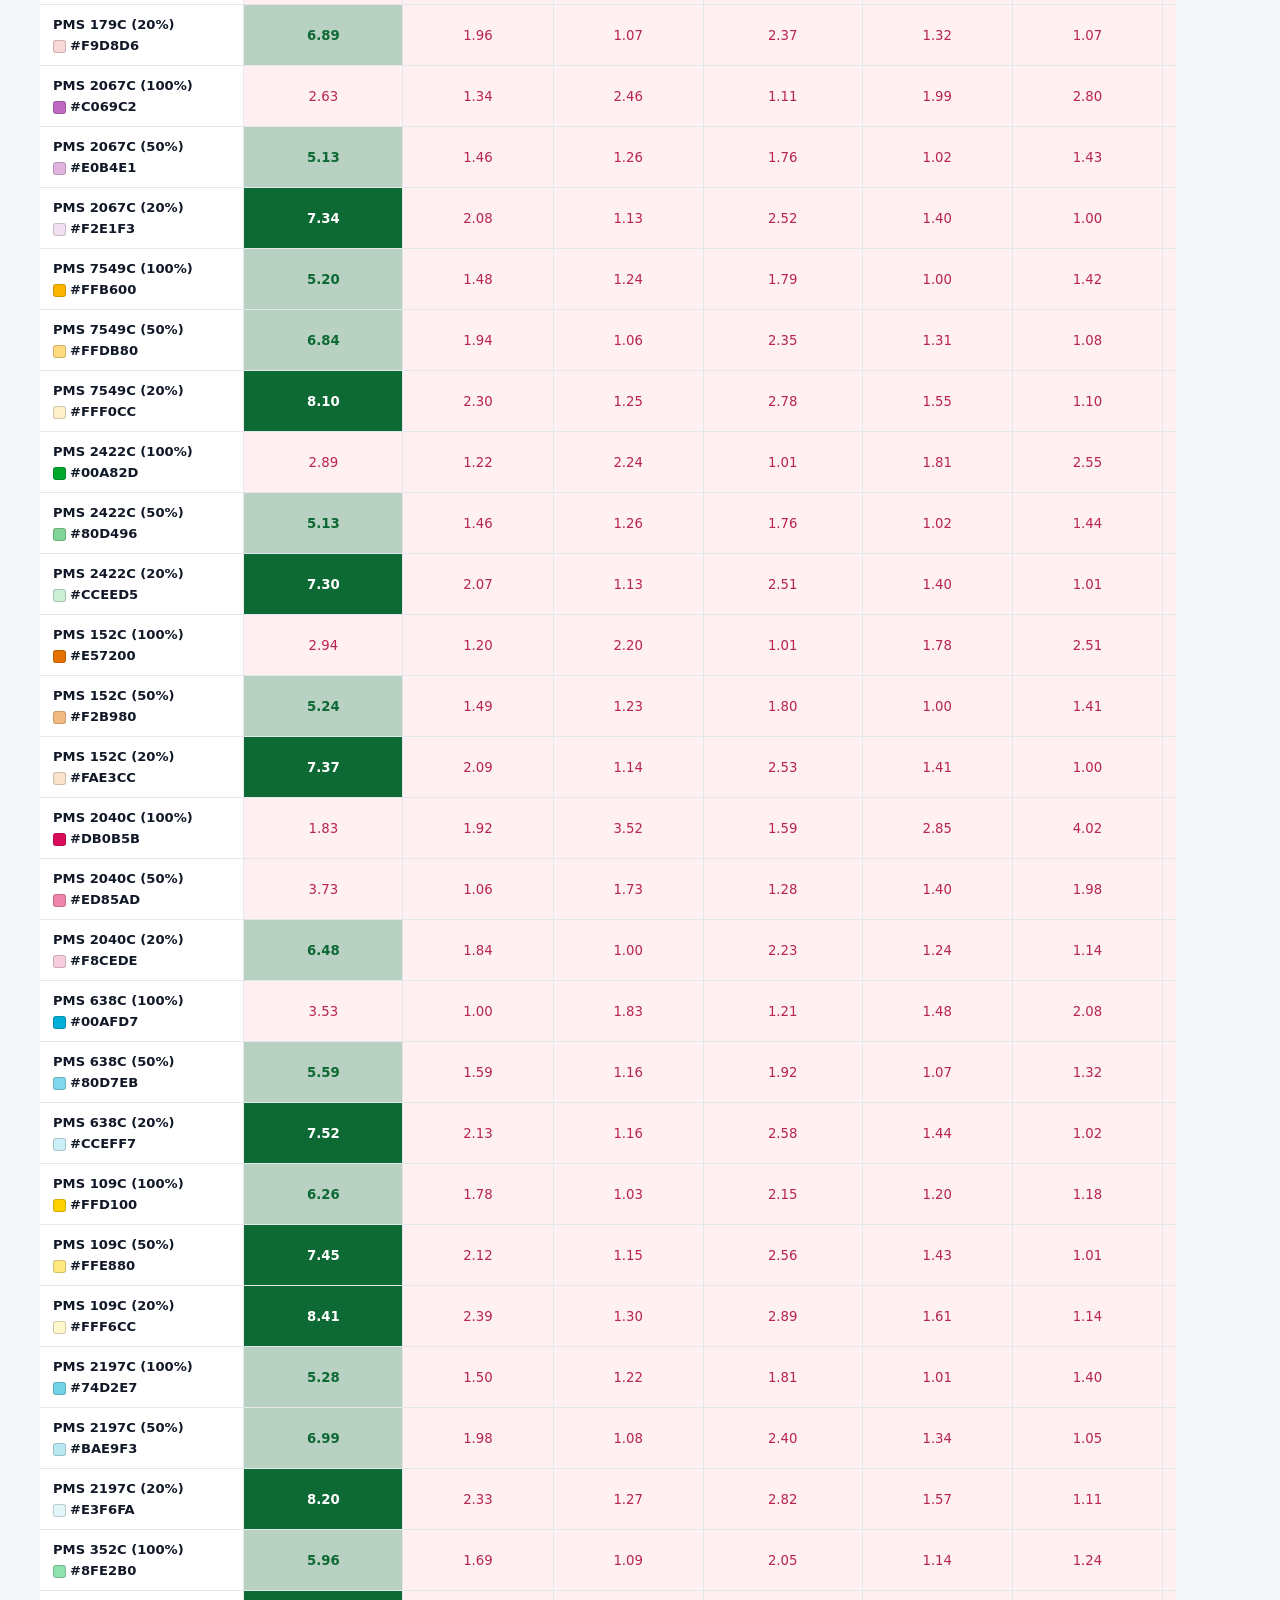
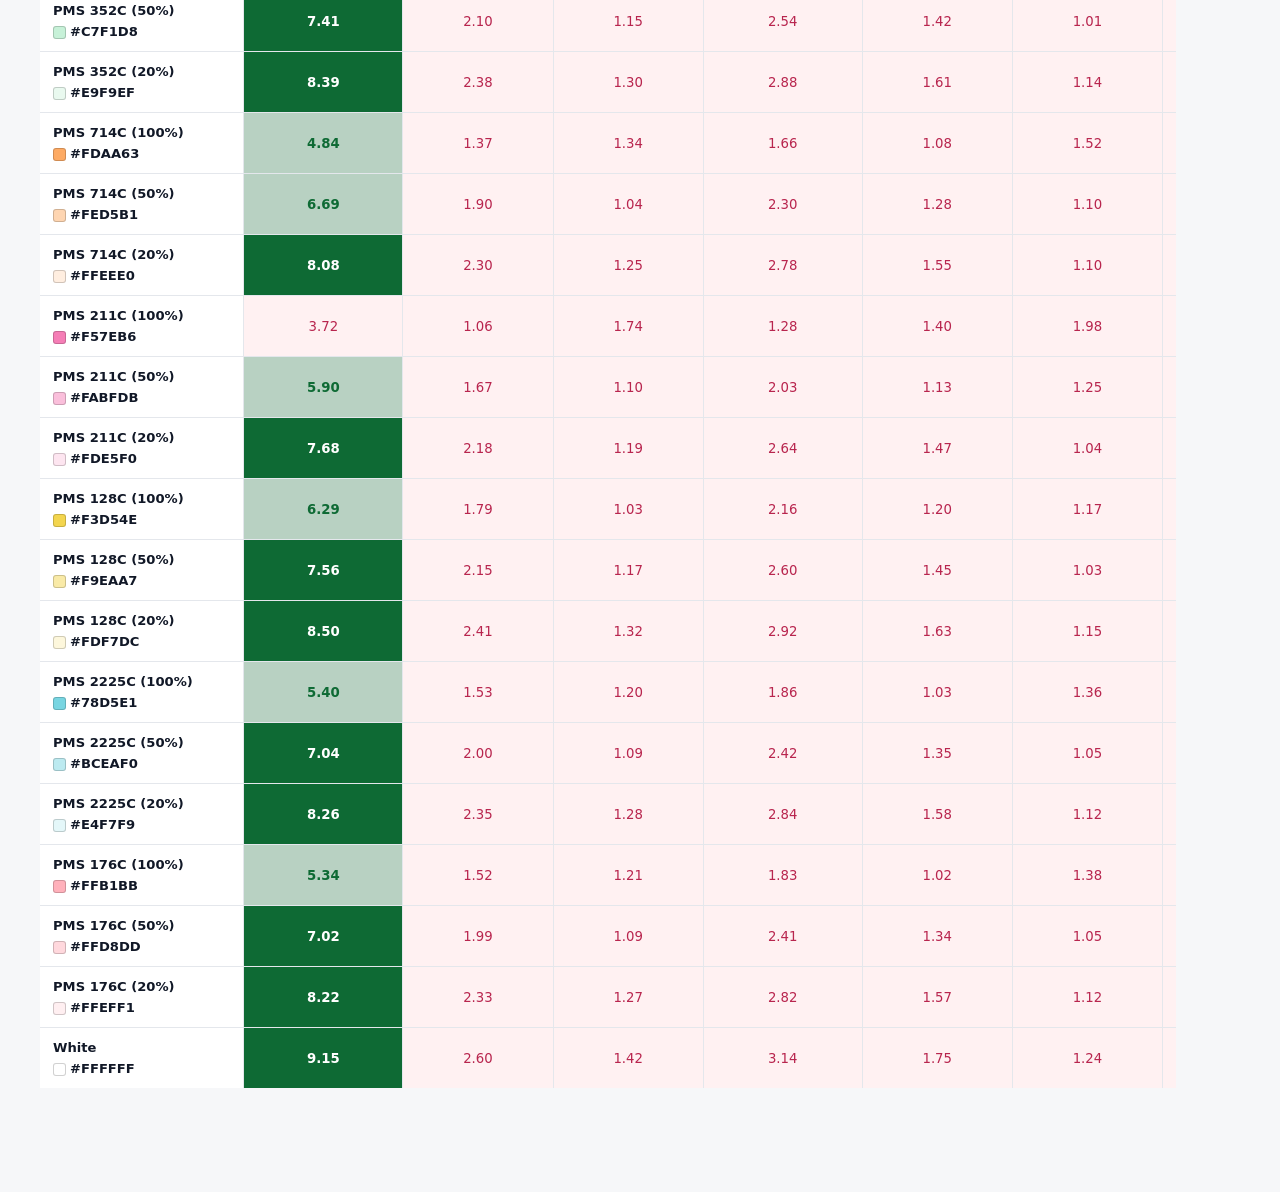
<file: gimme/current.html>
<!DOCTYPE html>
<html lang="en">

<head>
  <meta charset="UTF-8">
  <meta name="viewport" content="width=device-width, initial-scale=1.0">
  <title>WCAG Contrast Ratio Table</title>
  <link rel="stylesheet" href="../css/styles.css">
</head>

<body>
  <h1>WCAG Contrast Ratio Analysis for Current Gimme Brand Colors</h1>

  <div class="legend">
    <strong>Legend:</strong>
    <div class="legend-item"><span class="legend-badge legend-badge-aaa">AAA</span> ≥ 7:1 (AAA Normal Text)</div>
    <div class="legend-item"><span class="legend-badge legend-badge-aa">AA</span> ≥ 4.5:1 (AA Normal Text)</div>
    <div class="legend-item"><span class="legend-badge legend-badge-fail">Fail</span> &lt; 4.5:1</div>
  </div>
  <div>
    <p>WCAG 2.1/2.2 color compliance requires a minimum contrast ratio of 4.5:1 for normal text and 3:1 for large text
      (18pt+/24px+ or 14pt+/18.5px+ bold) to meet Level AA, which is the standard for web accessibility. For higher,
      stricter AAA compliance, ratios of 7:1 (normal) and 4.5:1 (large) are required.</p>
    <p>Large text is defined as 14 point (typically 18.66px) and bold or larger, or 18 point (typically 24px) or larger.
    </p>
  </div>
  <div id="tables"></div>

  <script>
    const brandColors = {
      'PMS 7722C': '005151',
      'PMS 3529C': '1FA824',
      'PMS 3125C': '00AEC7',
      'PMS 376C': '84BD00',
      'PMS 284C': '949300',
      'PMS 179C': 'E03C31',
      'PMS 2067C': 'C069C2',
      'PMS 7549C': 'FFB600',
      'PMS 2422C': '00A82D',
      'PMS 152C': 'E57200',
      'PMS 2040C': 'DB0B5B',
      'PMS 638C': '00AFD7',
      'PMS 109C': 'FFD100',
      'PMS 2197C': '74D2E7',
      'PMS 352C': '8FE2B0',
      'PMS 714C': 'FDAA63',
      'PMS 211C': 'F57EB6',
      'PMS 128C': 'F3D54E',
      'PMS 2225C': '78D5E1',
      'PMS 176C': 'FFB1BB',
      'White': 'FFFFFF'
    };

    function hexToRgb(hex) {
      hex = hex.replace('#', '');
      if (hex.length === 3) {
        hex = hex.split('').map(c => c + c).join('');
      }
      const r = parseInt(hex.substr(0, 2), 16);
      const g = parseInt(hex.substr(2, 2), 16);
      const b = parseInt(hex.substr(4, 2), 16);
      return { r, g, b };
    }

    function rgbToHex(r, g, b) {
      return ((1 << 24) + (r << 16) + (g << 8) + b).toString(16).slice(1).toUpperCase();
    }

    function getTint(hex, percentage) {
      const rgb = hexToRgb(hex);
      const r = Math.round(rgb.r + (255 - rgb.r) * (percentage / 100));
      const g = Math.round(rgb.g + (255 - rgb.g) * (percentage / 100));
      const b = Math.round(rgb.b + (255 - rgb.b) * (percentage / 100));
      return rgbToHex(r, g, b);
    }

    function getLuminance(hex) {
      const rgb = hexToRgb(hex);
      const [r, g, b] = [rgb.r, rgb.g, rgb.b].map(val => {
        val = val / 255;
        return val <= 0.03928 ? val / 12.92 : Math.pow((val + 0.055) / 1.055, 2.4);
      });
      return 0.2126 * r + 0.7152 * g + 0.0722 * b;
    }

    function getContrastRatio(hex1, hex2) {
      const lum1 = getLuminance(hex1);
      const lum2 = getLuminance(hex2);
      const lighter = Math.max(lum1, lum2);
      const darker = Math.min(lum1, lum2);
      return (lighter + 0.05) / (darker + 0.05);
    }

    function getContrastClass(ratio) {
      if (ratio >= 7) return 'pass-aaa';
      if (ratio >= 4.5) return 'pass-aa';
      return 'fail';
    }

    function createColorVariations() {
      const variations = {};

      for (const [name, hex] of Object.entries(brandColors)) {
        const normalizedHex = hex.toUpperCase().replace('#', '');

        // Only show 100% for pure white
        if (normalizedHex === 'FFFFFF') {
          variations[name] = hex;
        } else {
          variations[`${name} (100%)`] = hex;
          variations[`${name} (50%)`] = getTint(hex, 50);
          variations[`${name} (20%)`] = getTint(hex, 80);
        }
      }

      return variations;
    }

    function createContrastTable() {
      const allColors = createColorVariations();
      const colorNames = Object.keys(allColors);

      let html = '<h2>Complete Contrast Ratio Matrix</h2>';
      html += '<table>';
      html += '<tr><th>Background / Foreground</th>';

      for (const name of colorNames) {
        html += `<th>${name}<br><span class="color-swatch" style="background: #${allColors[name]}"></span>#${allColors[name]}</th>`;
      }
      html += '</tr>';

      for (const bgName of colorNames) {
        html += '<tr>';
        html += `<td class="header-col">${bgName}<br><span class="color-swatch" style="background: #${allColors[bgName]}"></span>#${allColors[bgName]}</td>`;

        for (const fgName of colorNames) {
          const ratio = getContrastRatio(allColors[bgName], allColors[fgName]);
          const className = getContrastClass(ratio);
          html += `<td class="${className}">${ratio.toFixed(2)}</td>`;
        }

        html += '</tr>';
      }

      html += '</table>';

      return html;
    }

    document.getElementById('tables').innerHTML = createContrastTable();
  </script>
</body>

</html>
</file>
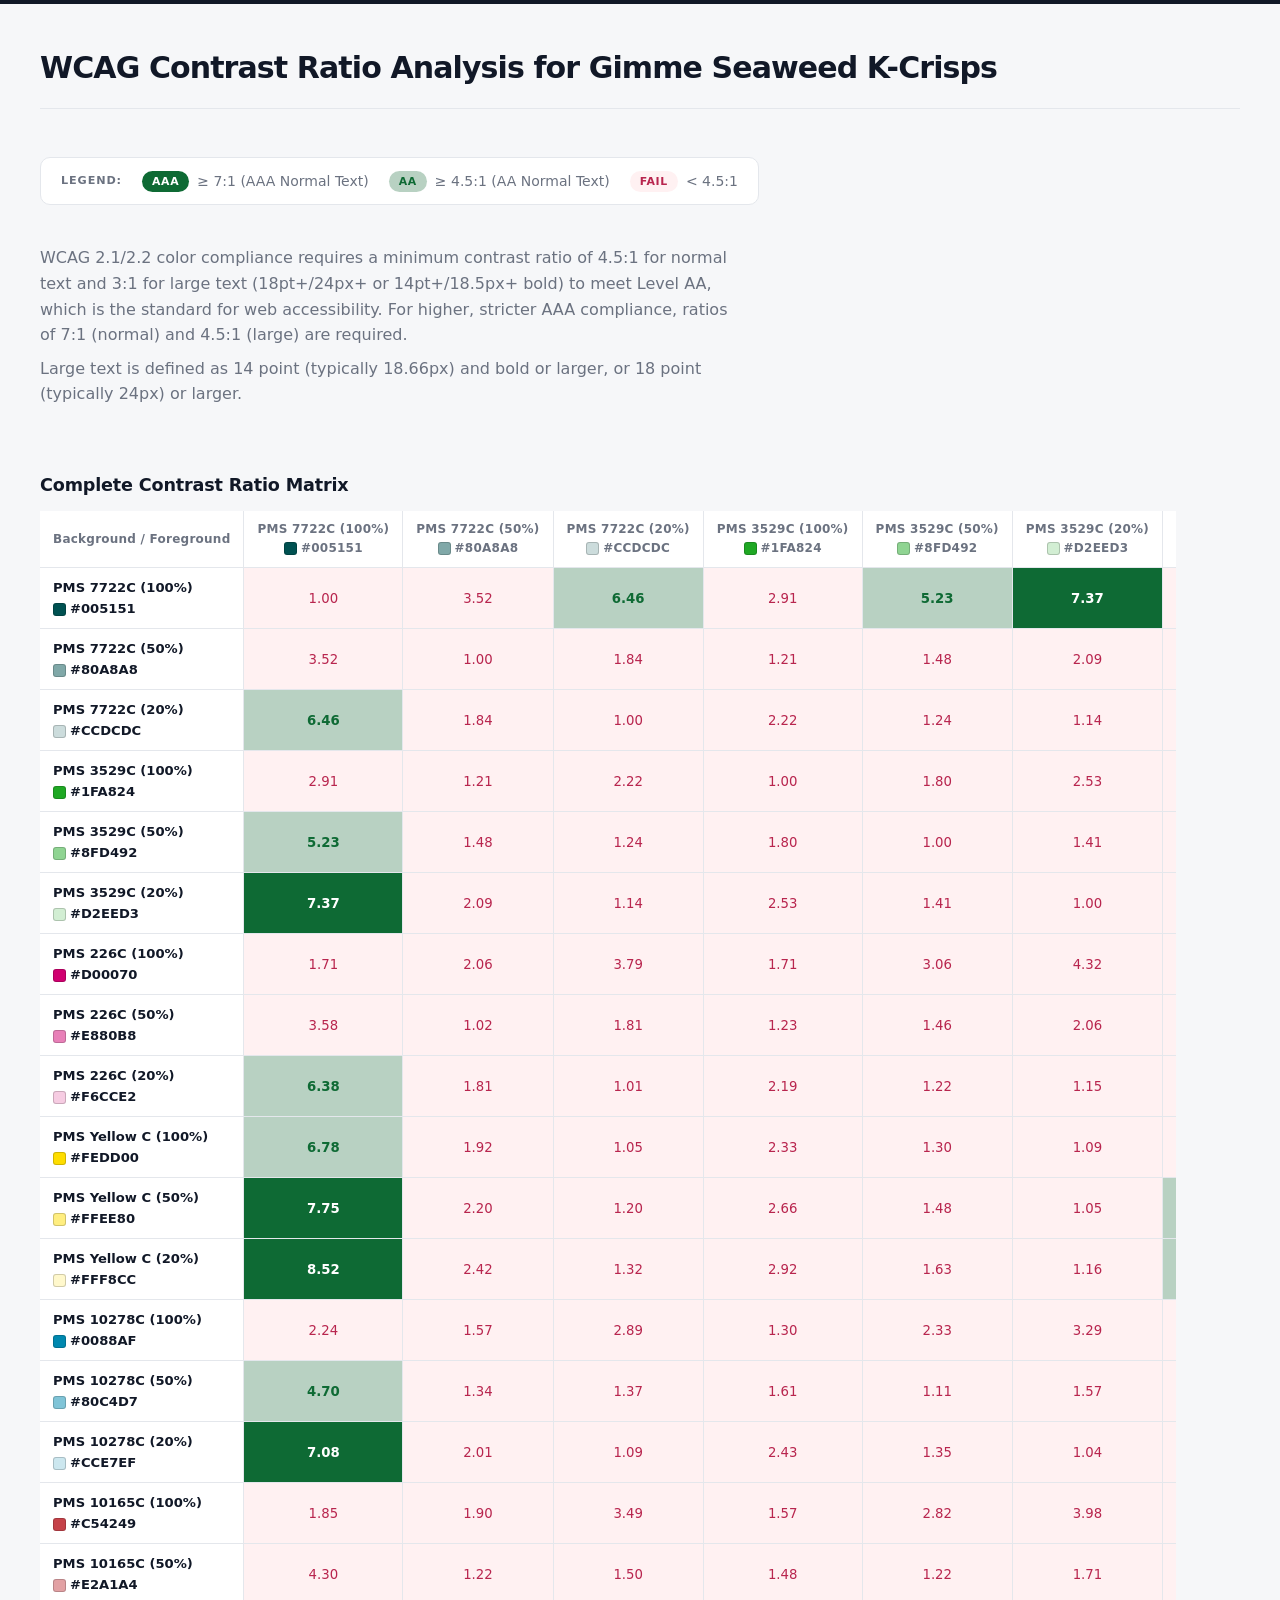
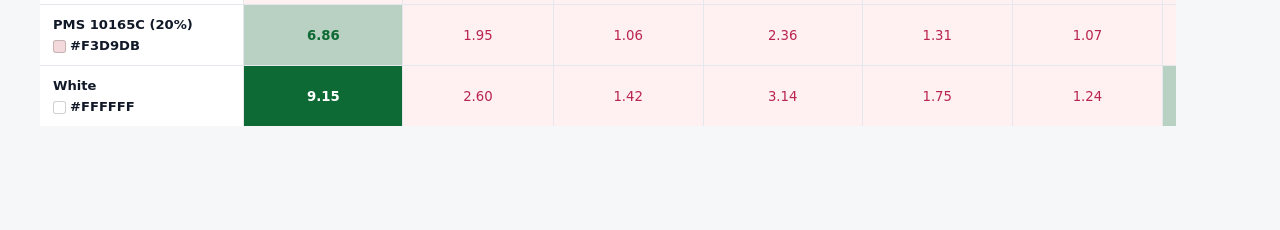
<file: gimme/kcrisps.html>
<!DOCTYPE html>
<html lang="en">

<head>
  <meta charset="UTF-8">
  <meta name="viewport" content="width=device-width, initial-scale=1.0">
  <title>WCAG Contrast Ratio Table</title>
  <link rel="stylesheet" href="../css/styles.css">
</head>

<body>
  <h1>WCAG Contrast Ratio Analysis for Gimme Seaweed K-Crisps</h1>

  <div class="legend">
    <strong>Legend:</strong>
    <div class="legend-item"><span class="legend-badge legend-badge-aaa">AAA</span> ≥ 7:1 (AAA Normal Text)</div>
    <div class="legend-item"><span class="legend-badge legend-badge-aa">AA</span> ≥ 4.5:1 (AA Normal Text)</div>
    <div class="legend-item"><span class="legend-badge legend-badge-fail">Fail</span> &lt; 4.5:1</div>
  </div>
  <div>
    <p>WCAG 2.1/2.2 color compliance requires a minimum contrast ratio of 4.5:1 for normal text and 3:1 for large text
      (18pt+/24px+ or 14pt+/18.5px+ bold) to meet Level AA, which is the standard for web accessibility. For higher,
      stricter AAA compliance, ratios of 7:1 (normal) and 4.5:1 (large) are required.</p>
    <p>Large text is defined as 14 point (typically 18.66px) and bold or larger, or 18 point (typically 24px) or larger.
    </p>
  </div>
  <div id="tables"></div>

  <script>
    const brandColors = {
      'PMS 7722C': '005151',
      'PMS 3529C': '1FA824',
      'PMS 226C': 'D00070',
      'PMS Yellow C': 'FEDD00',
      'PMS 10278C': '0088AF',
      'PMS 10165C': 'C54249',
      'White': 'FFFFFF'
    };

    function hexToRgb(hex) {
      hex = hex.replace('#', '');
      if (hex.length === 3) {
        hex = hex.split('').map(c => c + c).join('');
      }
      const r = parseInt(hex.substr(0, 2), 16);
      const g = parseInt(hex.substr(2, 2), 16);
      const b = parseInt(hex.substr(4, 2), 16);
      return { r, g, b };
    }

    function rgbToHex(r, g, b) {
      return ((1 << 24) + (r << 16) + (g << 8) + b).toString(16).slice(1).toUpperCase();
    }

    function getTint(hex, percentage) {
      const rgb = hexToRgb(hex);
      const r = Math.round(rgb.r + (255 - rgb.r) * (percentage / 100));
      const g = Math.round(rgb.g + (255 - rgb.g) * (percentage / 100));
      const b = Math.round(rgb.b + (255 - rgb.b) * (percentage / 100));
      return rgbToHex(r, g, b);
    }

    function getLuminance(hex) {
      const rgb = hexToRgb(hex);
      const [r, g, b] = [rgb.r, rgb.g, rgb.b].map(val => {
        val = val / 255;
        return val <= 0.03928 ? val / 12.92 : Math.pow((val + 0.055) / 1.055, 2.4);
      });
      return 0.2126 * r + 0.7152 * g + 0.0722 * b;
    }

    function getContrastRatio(hex1, hex2) {
      const lum1 = getLuminance(hex1);
      const lum2 = getLuminance(hex2);
      const lighter = Math.max(lum1, lum2);
      const darker = Math.min(lum1, lum2);
      return (lighter + 0.05) / (darker + 0.05);
    }

    function getContrastClass(ratio) {
      if (ratio >= 7) return 'pass-aaa';
      if (ratio >= 4.5) return 'pass-aa';
      return 'fail';
    }

    function createColorVariations() {
      const variations = {};

      for (const [name, hex] of Object.entries(brandColors)) {
        const normalizedHex = hex.toUpperCase().replace('#', '');

        // Only show 100% for pure white
        if (normalizedHex === 'FFFFFF') {
          variations[name] = hex;
        } else {
          variations[`${name} (100%)`] = hex;
          variations[`${name} (50%)`] = getTint(hex, 50);
          variations[`${name} (20%)`] = getTint(hex, 80);
        }
      }

      return variations;
    }

    function createContrastTable() {
      const allColors = createColorVariations();
      const colorNames = Object.keys(allColors);

      let html = '<h2>Complete Contrast Ratio Matrix</h2>';
      html += '<table>';
      html += '<tr><th>Background / Foreground</th>';

      for (const name of colorNames) {
        html += `<th>${name}<br><span class="color-swatch" style="background: #${allColors[name]}"></span>#${allColors[name]}</th>`;
      }
      html += '</tr>';

      for (const bgName of colorNames) {
        html += '<tr>';
        html += `<td class="header-col">${bgName}<br><span class="color-swatch" style="background: #${allColors[bgName]}"></span>#${allColors[bgName]}</td>`;

        for (const fgName of colorNames) {
          const ratio = getContrastRatio(allColors[bgName], allColors[fgName]);
          const className = getContrastClass(ratio);
          html += `<td class="${className}">${ratio.toFixed(2)}</td>`;
        }

        html += '</tr>';
      }

      html += '</table>';

      return html;
    }

    document.getElementById('tables').innerHTML = createContrastTable();
  </script>
</body>

</html>
</file>
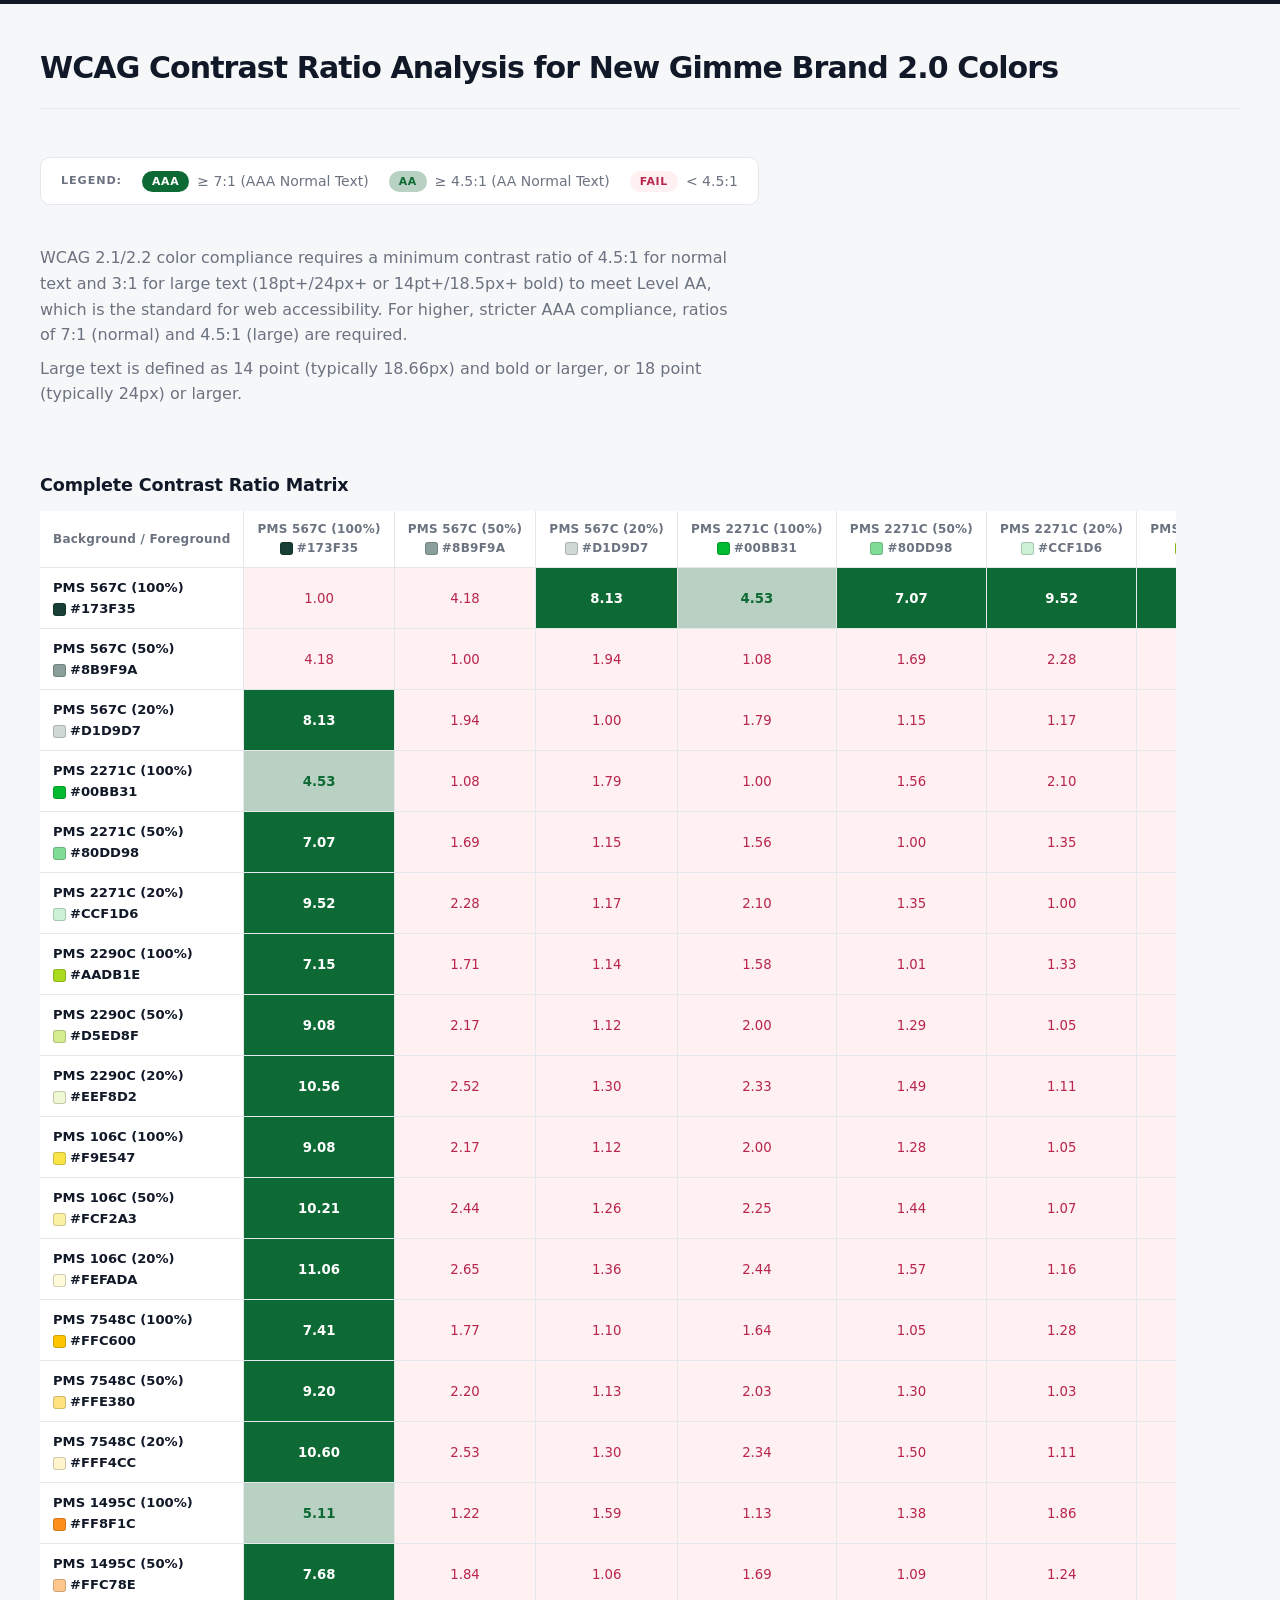
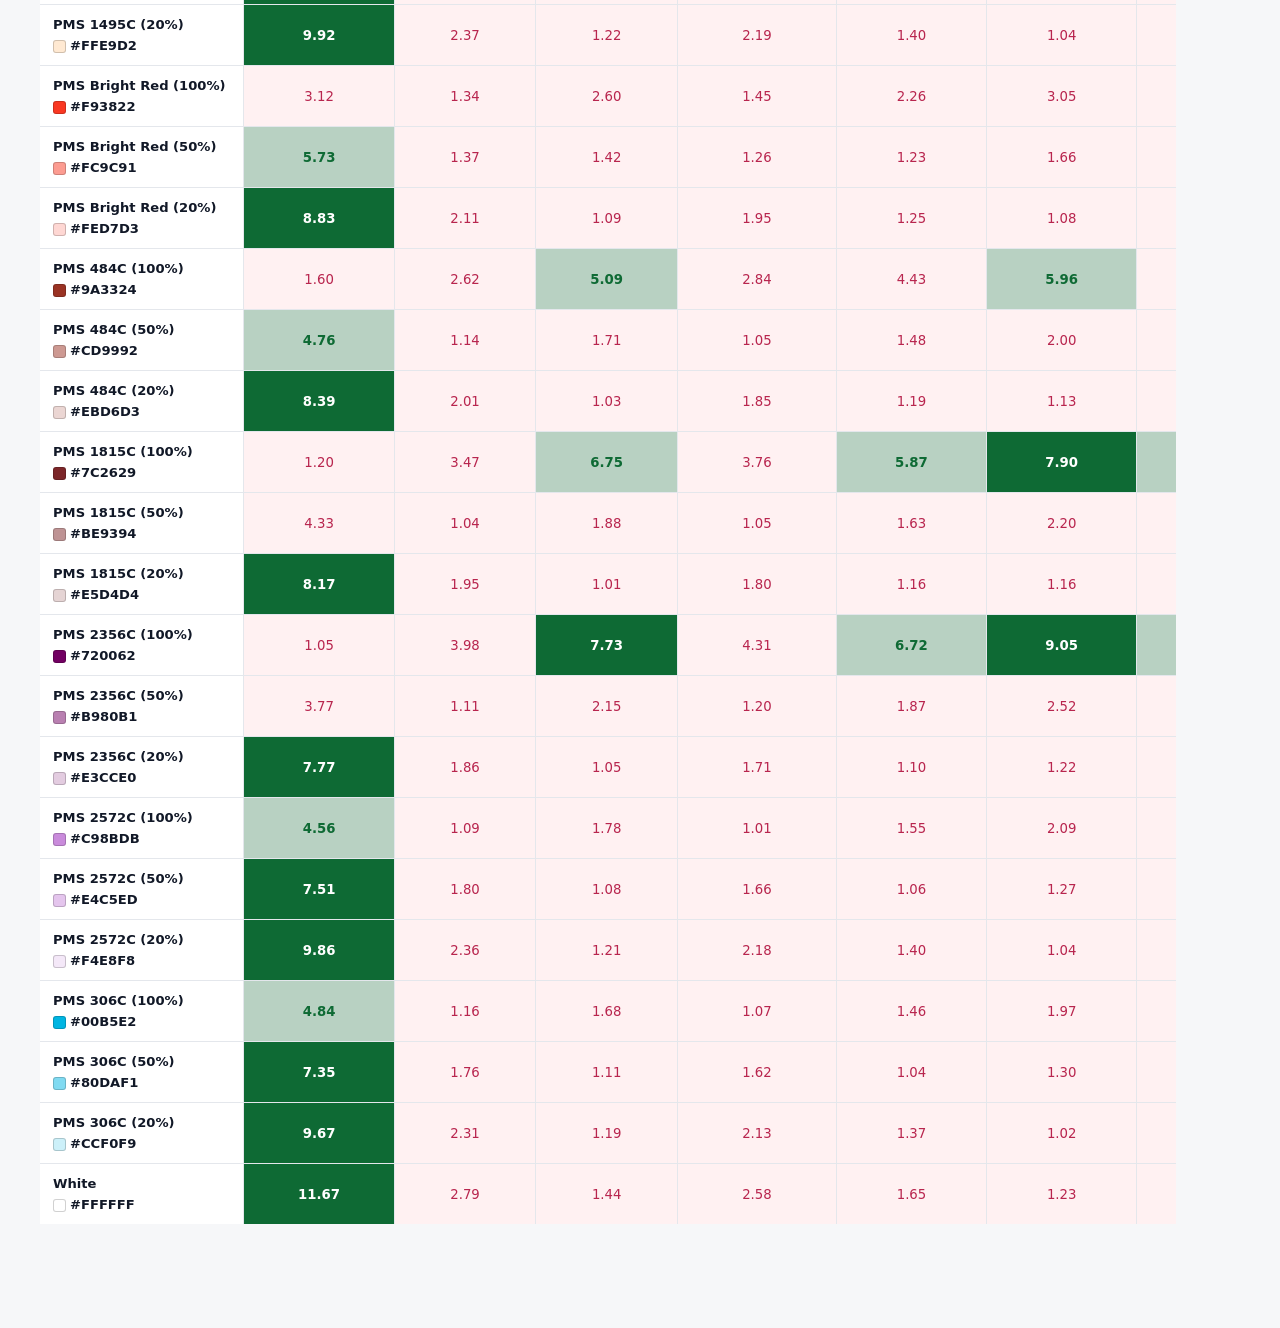
<file: gimme/new.html>
<!DOCTYPE html>
<html lang="en">

<head>
  <meta charset="UTF-8">
  <meta name="viewport" content="width=device-width, initial-scale=1.0">
  <title>WCAG Contrast Ratio Table</title>
  <link rel="stylesheet" href="../css/styles.css">
</head>

<body>
  <h1>WCAG Contrast Ratio Analysis for New Gimme Brand 2.0 Colors</h1>

  <div class="legend">
    <strong>Legend:</strong>
    <div class="legend-item"><span class="legend-badge legend-badge-aaa">AAA</span> ≥ 7:1 (AAA Normal Text)</div>
    <div class="legend-item"><span class="legend-badge legend-badge-aa">AA</span> ≥ 4.5:1 (AA Normal Text)</div>
    <div class="legend-item"><span class="legend-badge legend-badge-fail">Fail</span> &lt; 4.5:1</div>
  </div>
  <div>
    <p>WCAG 2.1/2.2 color compliance requires a minimum contrast ratio of 4.5:1 for normal text and 3:1 for large text
      (18pt+/24px+ or 14pt+/18.5px+ bold) to meet Level AA, which is the standard for web accessibility. For higher,
      stricter AAA compliance, ratios of 7:1 (normal) and 4.5:1 (large) are required.</p>
    <p>Large text is defined as 14 point (typically 18.66px) and bold or larger, or 18 point (typically 24px) or larger.
    </p>
  </div>
  <div id="tables"></div>

  <script>
    const brandColors = {
      'PMS 567C': '173F35',
      'PMS 2271C': '00BB31',
      'PMS 2290C': 'AADB1E',
      'PMS 106C': 'F9E547',
      'PMS 7548C': 'FFC600',
      'PMS 1495C': 'FF8F1C',
      'PMS Bright Red': 'F93822',
      'PMS 484C': '9A3324',
      'PMS 1815C': '7C2629',
      'PMS 2356C': '720062',
      'PMS 2572C': 'C98BDB',
      'PMS 306C': '00B5E2',
      'White': 'FFFFFF'
    };

    function hexToRgb(hex) {
      hex = hex.replace('#', '');
      if (hex.length === 3) {
        hex = hex.split('').map(c => c + c).join('');
      }
      const r = parseInt(hex.substr(0, 2), 16);
      const g = parseInt(hex.substr(2, 2), 16);
      const b = parseInt(hex.substr(4, 2), 16);
      return { r, g, b };
    }

    function rgbToHex(r, g, b) {
      return ((1 << 24) + (r << 16) + (g << 8) + b).toString(16).slice(1).toUpperCase();
    }

    function getTint(hex, percentage) {
      const rgb = hexToRgb(hex);
      const r = Math.round(rgb.r + (255 - rgb.r) * (percentage / 100));
      const g = Math.round(rgb.g + (255 - rgb.g) * (percentage / 100));
      const b = Math.round(rgb.b + (255 - rgb.b) * (percentage / 100));
      return rgbToHex(r, g, b);
    }

    function getLuminance(hex) {
      const rgb = hexToRgb(hex);
      const [r, g, b] = [rgb.r, rgb.g, rgb.b].map(val => {
        val = val / 255;
        return val <= 0.03928 ? val / 12.92 : Math.pow((val + 0.055) / 1.055, 2.4);
      });
      return 0.2126 * r + 0.7152 * g + 0.0722 * b;
    }

    function getContrastRatio(hex1, hex2) {
      const lum1 = getLuminance(hex1);
      const lum2 = getLuminance(hex2);
      const lighter = Math.max(lum1, lum2);
      const darker = Math.min(lum1, lum2);
      return (lighter + 0.05) / (darker + 0.05);
    }

    function getContrastClass(ratio) {
      if (ratio >= 7) return 'pass-aaa';
      if (ratio >= 4.5) return 'pass-aa';
      return 'fail';
    }

    function createColorVariations() {
      const variations = {};

      for (const [name, hex] of Object.entries(brandColors)) {
        const normalizedHex = hex.toUpperCase().replace('#', '');

        // Only show 100% for pure white
        if (normalizedHex === 'FFFFFF') {
          variations[name] = hex;
        } else {
          variations[`${name} (100%)`] = hex;
          variations[`${name} (50%)`] = getTint(hex, 50);
          variations[`${name} (20%)`] = getTint(hex, 80);
        }
      }

      return variations;
    }

    function createContrastTable() {
      const allColors = createColorVariations();
      const colorNames = Object.keys(allColors);

      let html = '<h2>Complete Contrast Ratio Matrix</h2>';
      html += '<table>';
      html += '<tr><th>Background / Foreground</th>';

      for (const name of colorNames) {
        html += `<th>${name}<br><span class="color-swatch" style="background: #${allColors[name]}"></span>#${allColors[name]}</th>`;
      }
      html += '</tr>';

      for (const bgName of colorNames) {
        html += '<tr>';
        html += `<td class="header-col">${bgName}<br><span class="color-swatch" style="background: #${allColors[bgName]}"></span>#${allColors[bgName]}</td>`;

        for (const fgName of colorNames) {
          const ratio = getContrastRatio(allColors[bgName], allColors[fgName]);
          const className = getContrastClass(ratio);
          html += `<td class="${className}">${ratio.toFixed(2)}</td>`;
        }

        html += '</tr>';
      }

      html += '</table>';

      return html;
    }

    document.getElementById('tables').innerHTML = createContrastTable();
  </script>
</body>

</html>
</file>
<file: css/styles.css>
:root {
  --font-sans:
    system-ui, -apple-system, "Segoe UI", "Helvetica Neue", sans-serif;
  --font-mono: "SF Mono", "Fira Code", ui-monospace, monospace;

  --bg: #f6f7f9;
  --surface: #ffffff;
  --border: #e4e7ec;
  --text: #111827;
  --text-muted: #6b7280;
  --accent: #1d4ed8;

  --aaa-bg: #0e6a34;
  --aaa-fg: #ffffff;
  --aa-bg: #b8d1c2;
  --aa-fg: #0e6a34;
  --fail-bg: #fff1f2;
  --fail-fg: #b00c3ae4;
}

*,
*::before,
*::after {
  box-sizing: border-box;
}

body {
  font-family: var(--font-sans);
  font-size: 1rem;
  line-height: 1.6;
  color: var(--text);
  background: var(--bg);
  margin: 0;
  padding: 2.5rem 2.5rem 5rem;
  max-width: 100%;
  border-top: 4px solid var(--text);
}

h1 {
  font-size: clamp(1.4rem, 3vw, 1.875rem);
  font-weight: 800;
  letter-spacing: -0.03em;
  color: var(--text);
  margin: 0 0 1.5rem;
  padding-bottom: 1rem;
  border-bottom: 1.5px solid var(--border);
  max-width: 100%;
}

h2 {
  font-size: 1.1rem;
  font-weight: 700;
  letter-spacing: -0.01em;
  color: var(--text);
  margin: 2.5rem 0 0.75rem;
}

h3 {
  font-size: 1rem;
  font-weight: 600;
  margin-bottom: 0;
  margin-top: 3rem;
}

p {
  color: var(--text-muted);
  max-width: 68ch;
  margin: 0.5rem 0;
}

.intro {
  max-width: 68ch;
}

.legend {
  display: inline-flex;
  align-items: center;
  flex-wrap: wrap;
  gap: 0.5rem 1.25rem;
  margin: 1.5rem 0 2rem;
  padding: 0.75rem 1.25rem;
  background: var(--surface);
  border: 1px solid var(--border);
  border-radius: 10px;
  width: auto;
}

.legend strong {
  font-size: 0.7rem;
  text-transform: uppercase;
  letter-spacing: 0.08em;
  color: var(--text-muted);
}

.legend-item {
  display: inline-flex;
  align-items: center;
  gap: 0.5rem;
  font-size: 0.875rem;
  color: var(--text-muted);
}

.legend-badge {
  padding: 2px 10px;
  border-radius: 999px;
  font-size: 0.68rem;
  font-weight: 700;
  letter-spacing: 0.06em;
  text-transform: uppercase;
}

.legend-badge-aaa {
  background: var(--aaa-bg);
  color: var(--aaa-fg);
}

.legend-badge-aa {
  background: var(--aa-bg);
  color: var(--aa-fg);
}

.legend-badge-fail {
  background: var(--fail-bg);
  color: var(--fail-fg);
}

.table-scroll,
#tables {
  overflow-x: auto;
  margin: 1.5rem 0;
  max-width: calc(100% - 4rem);
}

@media (max-width: 768px) {
  .table-scroll,
  #tables {
    max-width: 100%;
  }
}

table {
  border-collapse: collapse;
  font-size: 0.83rem;
  margin: 0;
  width: auto;
  min-width: 100%;
}

th,
td {
  padding: 9px 13px;
  text-align: center;
  border-bottom: 1px solid var(--border);
  border-right: 1px solid var(--border);
  white-space: nowrap;
}

th {
  background: var(--surface);
  font-weight: 600;
  font-size: 0.75rem;
  letter-spacing: 0.02em;
  color: var(--text-muted);
  position: sticky;
  top: 0;
  z-index: 5;
}

.header-col {
  background: var(--surface);
  font-weight: 600;
  text-align: left;
  position: sticky;
  left: 0;
  z-index: 10;
  font-size: 0.82rem;
}

th.header-col {
  z-index: 20;
}

tr:last-child td,
tr:last-child th {
  border-bottom: none;
}

td:last-child,
th:last-child {
  border-right: none;
}

.pass-aa {
  background-color: var(--aa-bg);
  color: var(--aa-fg);
  font-weight: 600;
}

.pass-aaa {
  background-color: var(--aaa-bg);
  color: var(--aaa-fg);
  font-weight: 700;
}

.fail {
  background-color: var(--fail-bg);
  color: var(--fail-fg);
}

.color-swatch {
  display: inline-block;
  width: 13px;
  height: 13px;
  border-radius: 3px;
  border: 1px solid rgba(0, 0, 0, 0.18);
  vertical-align: middle;
  margin-right: 4px;
  flex-shrink: 0;
}

.scroll-hint {
  font-size: 0.78rem;
  font-weight: 600;
  letter-spacing: 0.04em;
  text-transform: uppercase;
  color: var(--text-muted);
  margin: 0 0 0.5rem;
}

a {
  display: inline-block;
  margin: 0.25rem 0;
  color: var(--accent);
  font-weight: 500;
  font-size: 0.9rem;
  text-decoration: none;
}

a:hover {
  text-decoration: underline;
}

.nav-links {
  display: flex;
  flex-direction: column;
  align-items: flex-start;
  gap: 0.625rem;
  /* margin: 2rem 0; */
}

.nav-links a {
  display: inline-flex;
  align-items: center;
  margin: 0;
  padding: 0.6rem 1.25rem;
  border: 1.5px solid var(--text);
  border-radius: 7px;
  background: var(--text);
  color: #fff;
  font-weight: 600;
  font-size: 0.9rem;
  text-decoration: none;
  transition:
    background 0.15s,
    color 0.15s;
}

.nav-links a:hover {
  background: #fff;
  color: var(--text);
  text-decoration: none;
}

.nav-links a strong {
  font-weight: inherit;
}

/* --- Callout (orange class used for notes) --- */

.orange {
  font-weight: 500;
  color: #92400e;
  background: #fffbeb;
  padding: 0.75rem 1rem;
  border-left: 3px solid #f59e0b;
  border-radius: 0 6px 6px 0;
  margin: 1rem 0;
  max-width: 72ch;
}
</file>
